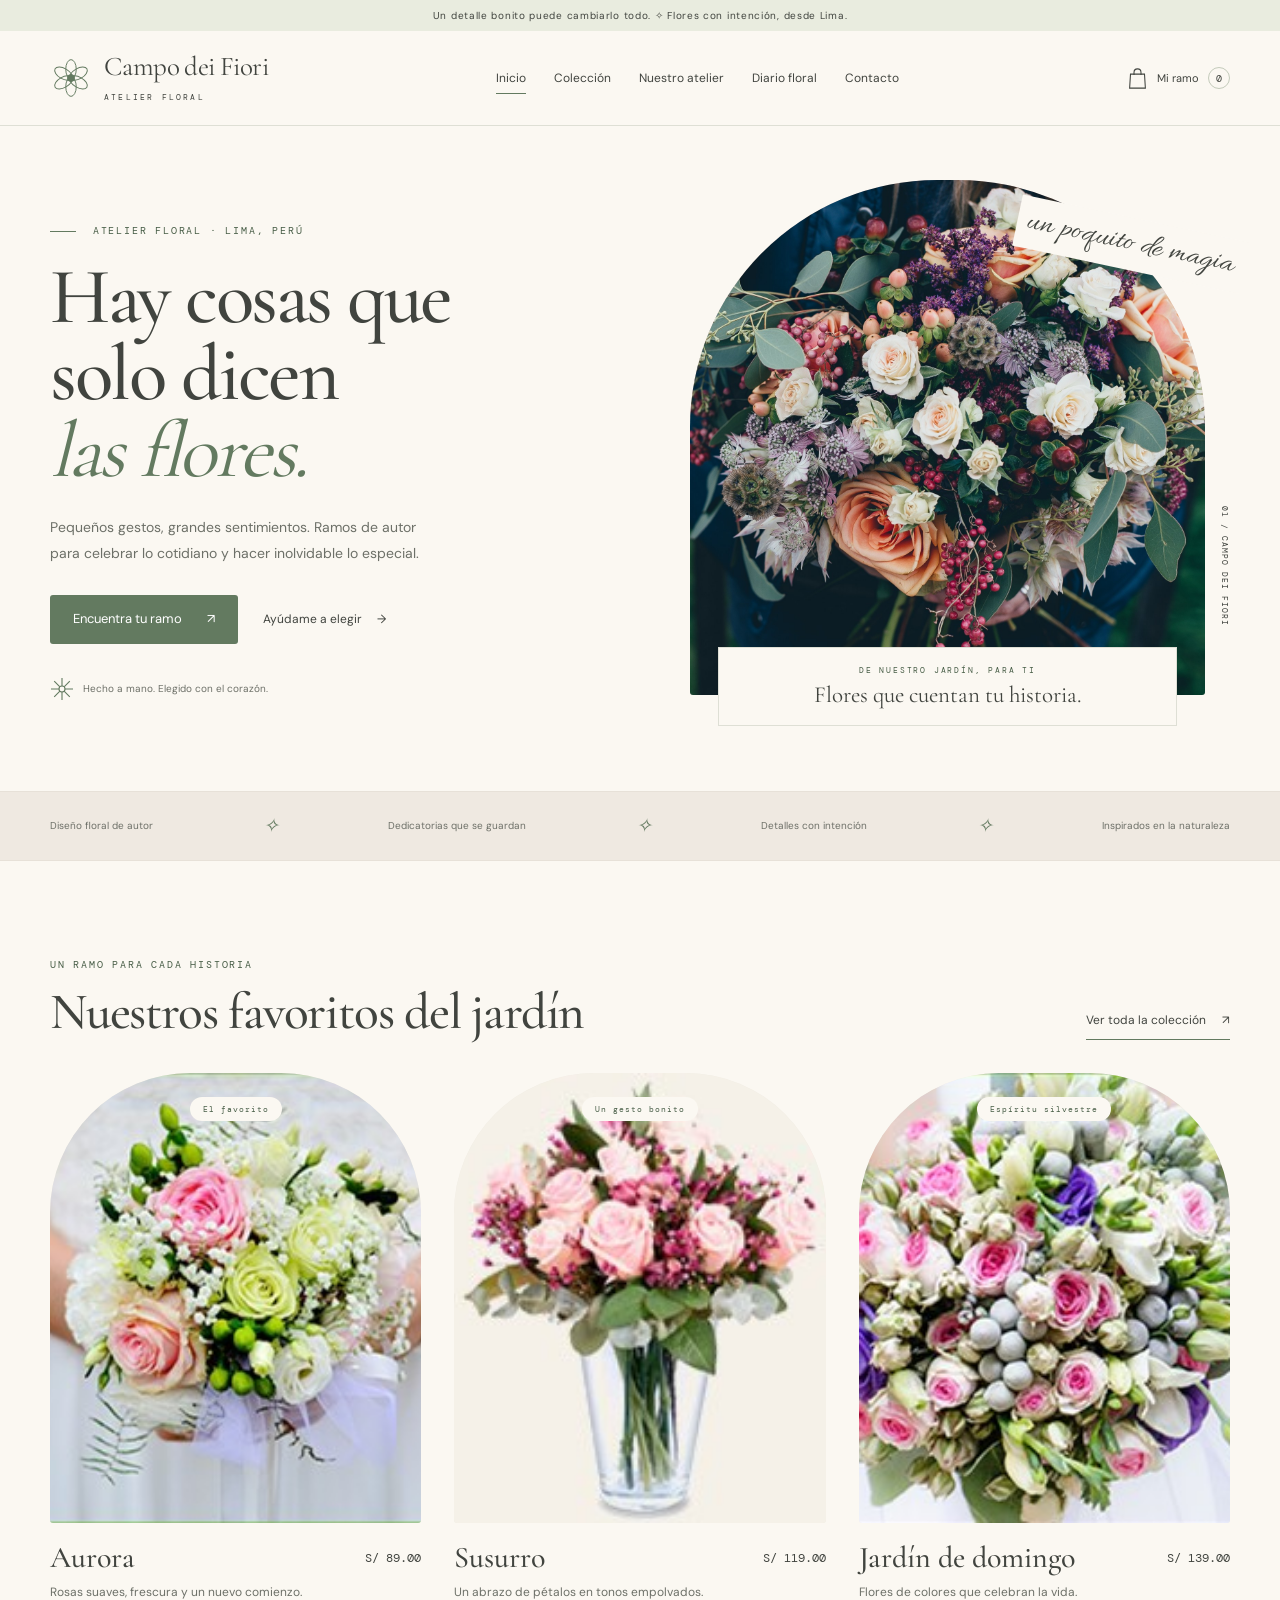
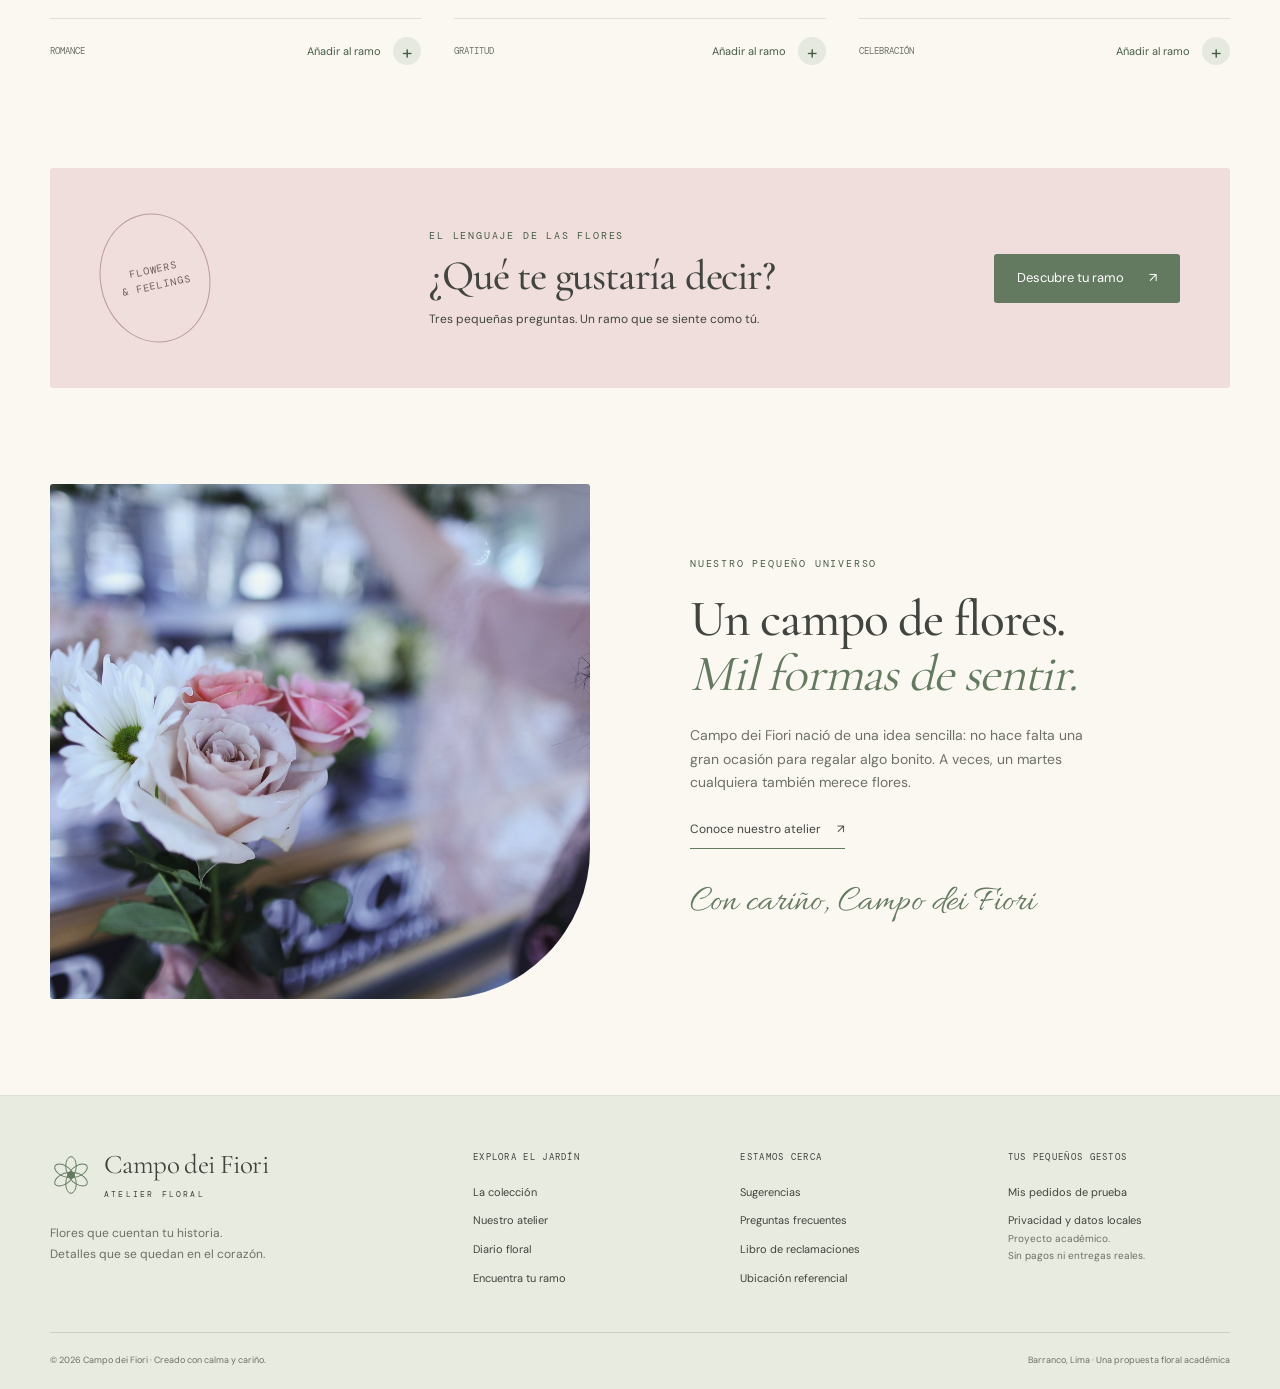
<file: index.html>
<!doctype html>
<html lang="es">
  <head>
    <meta charset="utf-8" />
    <meta name="viewport" content="width=device-width, initial-scale=1" />
    <meta
      name="description"
      content="Campo dei Fiori, atelier floral: ramos de autor, detalles con intención y una experiencia delicada. Proyecto académico de florería."
    />
    <meta name="theme-color" content="#FBF8F2" />
    <title>Flores que cuentan tu historia | Campo dei Fiori</title>
    <link rel="icon" href="assets/favicon.svg" type="image/svg+xml" />
    <link rel="stylesheet" href="style.css" />
    <script src="js/model.js" defer></script>
    <script src="js/view.js" defer></script>
    <script src="js/controller.js" defer></script>
  </head>
  <body>
    <a class="skip-link" href="#contenido">Saltar al contenido</a>
    <div id="site-header"></div>
    <main id="contenido">
      <section class="hero wrap">
        <div class="hero-copy">
          <p class="eyebrow"><span class="tiny-line"></span> ATELIER FLORAL · LIMA, PERÚ</p>
          <h1>Hay cosas que<br />solo dicen<br /><em>las flores.</em></h1>
          <p class="hero-desc">
            Pequeños gestos, grandes sentimientos. Ramos de autor para celebrar lo cotidiano y hacer
            inolvidable lo especial.
          </p>
          <div class="actions">
            <a class="button" href="coleccion.html"
              >Encuentra tu ramo <span aria-hidden="true">↗</span></a
            ><button class="text-button" data-open="quiz">
              Ayúdame a elegir <span aria-hidden="true">→</span>
            </button>
          </div>
          <div class="hero-note">
            <span class="flower-mini"
              ><svg
                viewBox="0 0 24 24"
                fill="none"
                stroke="currentColor"
                stroke-width="1.1"
                aria-hidden="true"
              >
                <path d="M12 1v22M1 12h22M4.2 4.2l15.6 15.6M4.2 19.8L19.8 4.2" />
                <circle cx="12" cy="12" r="3" fill="#FBF8F2" /></svg
            ></span>
            Hecho a mano. Elegido con el corazón.
          </div>
        </div>
        <div class="hero-art">
          <div class="hero-arch">
            <img
              src="assets/images/hero.jpg"
              alt="Ramo de flores delicadas en tonos rosa y crema"
              fetchpriority="high"
            />
          </div>
          <span class="hero-script script">un poquito de magia</span>
          <div class="image-caption">
            <span class="eyebrow">DE NUESTRO JARDÍN, PARA TI</span
            ><span>Flores que cuentan tu historia.</span>
          </div>
          <span class="art-number">01 / CAMPO DEI FIORI</span>
        </div>
      </section>
      <div class="promise-strip">
        <div class="wrap promise-inner">
          <span>Diseño floral de autor</span><i>✧</i><span>Dedicatorias que se guardan</span><i>✧</i
          ><span>Detalles con intención</span><i>✧</i><span>Inspirados en la naturaleza</span>
        </div>
      </div>
      <section class="section wrap" aria-labelledby="featured-title">
        <div class="section-heading">
          <div>
            <p class="eyebrow">UN RAMO PARA CADA HISTORIA</p>
            <h2 id="featured-title">Nuestros favoritos del jardín</h2>
          </div>
          <a class="under-link" href="coleccion.html"
            >Ver toda la colección <span aria-hidden="true">↗</span></a
          >
        </div>
        <div class="product-grid" id="featured-products"></div>
      </section>
      <section class="quiz-banner wrap">
        <div class="banner-flower">FLOWERS<br />& FEELINGS</div>
        <div>
          <p class="eyebrow">EL LENGUAJE DE LAS FLORES</p>
          <h2>¿Qué te gustaría decir?</h2>
          <p>Tres pequeñas preguntas. Un ramo que se siente como tú.</p>
        </div>
        <button class="button" data-open="quiz">
          Descubre tu ramo <span aria-hidden="true">↗</span>
        </button>
      </section>
      <section class="section wrap story-preview">
        <div class="story-image">
          <img
            src="assets/images/atelier.jpg"
            loading="lazy"
            alt="Flores seleccionadas para crear arreglos artesanales"
          />
        </div>
        <div>
          <p class="eyebrow">NUESTRO PEQUEÑO UNIVERSO</p>
          <h2>Un campo de flores.<br /><em>Mil formas de sentir.</em></h2>
          <p>
            Campo dei Fiori nació de una idea sencilla: no hace falta una gran ocasión para regalar
            algo bonito. A veces, un martes cualquiera también merece flores.
          </p>
          <a class="under-link" href="nosotros.html"
            >Conoce nuestro atelier <span aria-hidden="true">↗</span></a
          >
          <p class="script signature">Con cariño, Campo dei Fiori</p>
        </div>
      </section>
    </main>
    <div id="site-footer"></div>
    <div id="dialogs"></div>
    <div class="toast" id="toast" role="status"></div>
    <noscript
      ><p class="notice">
        Activa JavaScript para usar el catálogo, el carrito y los formularios. Puedes navegar por el
        resto del contenido.
      </p></noscript
    >
  </body>
</html>
</file>
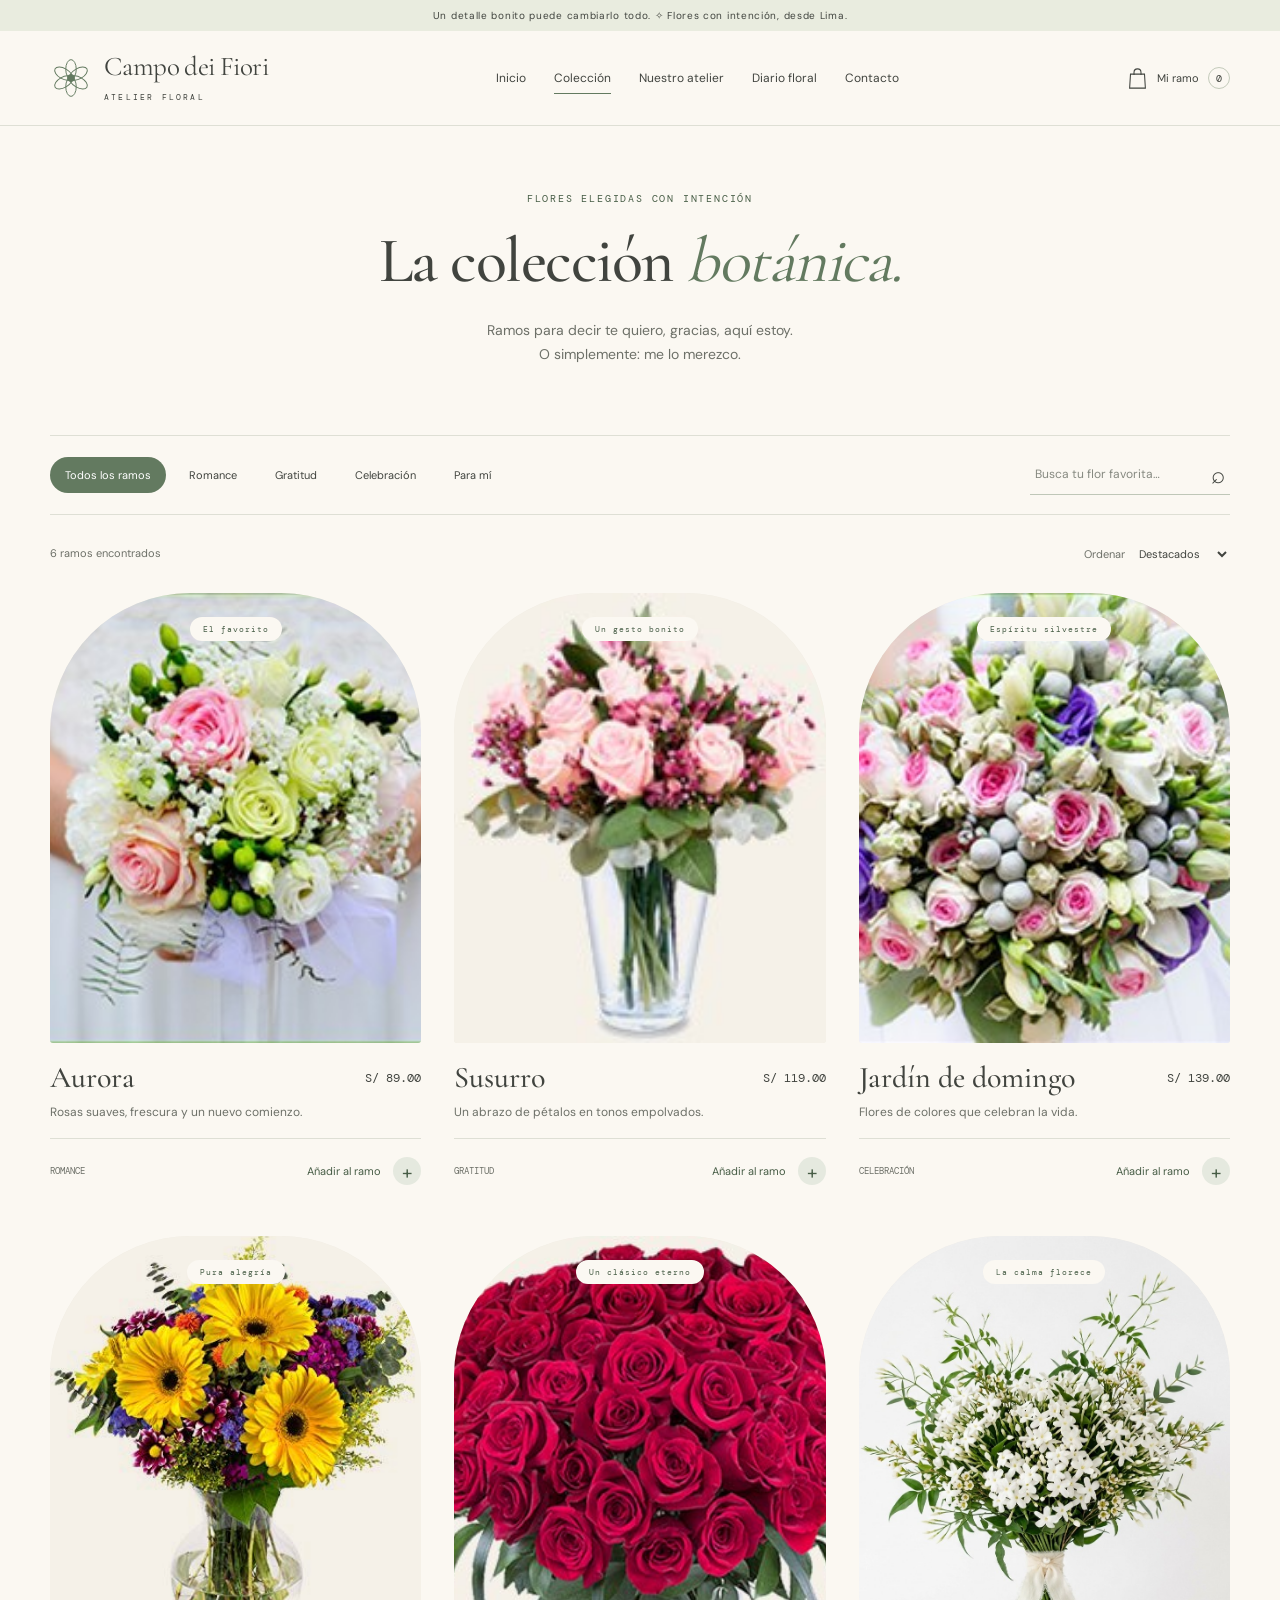
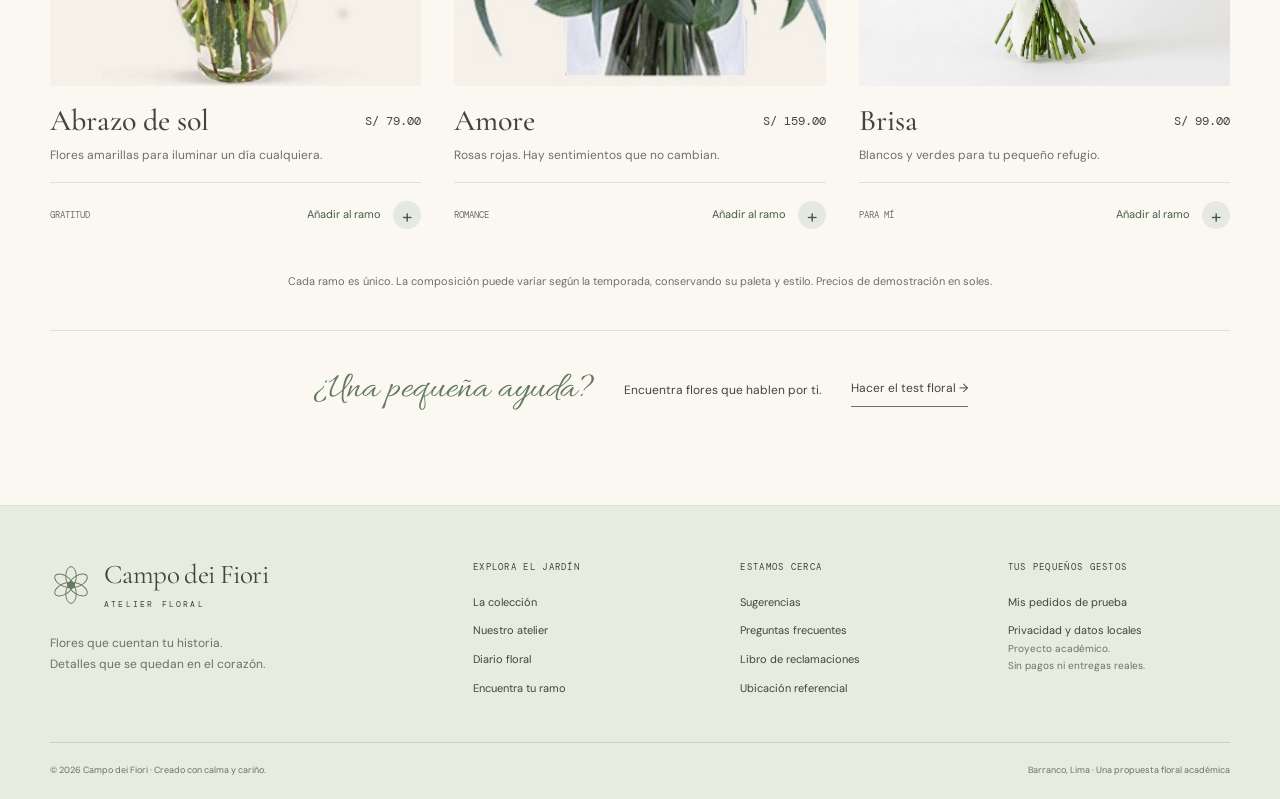
<file: coleccion.html>
<!doctype html>
<html lang="es">
  <head>
    <meta charset="utf-8" />
    <meta name="viewport" content="width=device-width, initial-scale=1" />
    <meta
      name="description"
      content="Campo dei Fiori, atelier floral: ramos de autor, detalles con intención y una experiencia delicada. Proyecto académico de florería."
    />
    <meta name="theme-color" content="#FBF8F2" />
    <title>Nuestra colección | Campo dei Fiori</title>
    <link rel="icon" href="assets/favicon.svg" type="image/svg+xml" />
    <link rel="stylesheet" href="style.css" />
    <script src="js/model.js" defer></script>
    <script src="js/view.js" defer></script>
    <script src="js/controller.js" defer></script>
  </head>
  <body>
    <a class="skip-link" href="#contenido">Saltar al contenido</a>
    <div id="site-header"></div>
    <main id="contenido">
      <section class="page-heading wrap">
        <p class="eyebrow">FLORES ELEGIDAS CON INTENCIÓN</p>
        <h1>La colección <em>botánica.</em></h1>
        <p>Ramos para decir te quiero, gracias, aquí estoy.<br />O simplemente: me lo merezco.</p>
      </section>
      <section class="wrap collection section-bottom">
        <div class="collection-toolbar">
          <div class="filter-list" role="group" aria-label="Filtrar por ocasión">
            <button class="filter active" data-filter="Todos" aria-pressed="true">
              Todos los ramos</button
            ><button class="filter" data-filter="Romance" aria-pressed="false">Romance</button
            ><button class="filter" data-filter="Gratitud" aria-pressed="false">Gratitud</button
            ><button class="filter" data-filter="Celebración" aria-pressed="false">
              Celebración</button
            ><button class="filter" data-filter="Para mí" aria-pressed="false">Para mí</button>
          </div>
          <label class="search-label"
            ><span class="sr-only">Buscar flores o ramos</span
            ><input
              id="search"
              type="search"
              placeholder="Busca tu flor favorita…"
              maxlength="80"
            /><span aria-hidden="true">⌕</span></label
          >
        </div>
        <div class="results-bar">
          <span id="result-count" role="status"></span
          ><label
            >Ordenar
            <select id="sort">
              <option value="featured">Destacados</option>
              <option value="low">Menor precio</option>
              <option value="high">Mayor precio</option>
            </select></label
          >
        </div>
        <div class="product-grid" id="catalog"></div>
        <p class="catalog-note">
          Cada ramo es único. La composición puede variar según la temporada, conservando su paleta
          y estilo. Precios de demostración en soles.
        </p>
        <div class="mini-quiz">
          <span class="script">¿Una pequeña ayuda?</span>
          <p>Encuentra flores que hablen por ti.</p>
          <button class="under-link" data-open="quiz">Hacer el test floral →</button>
        </div>
      </section>
    </main>
    <div id="site-footer"></div>
    <div id="dialogs"></div>
    <div class="toast" id="toast" role="status"></div>
    <noscript
      ><p class="notice">
        Activa JavaScript para usar el catálogo, el carrito y los formularios. Puedes navegar por el
        resto del contenido.
      </p></noscript
    >
  </body>
</html>
</file>
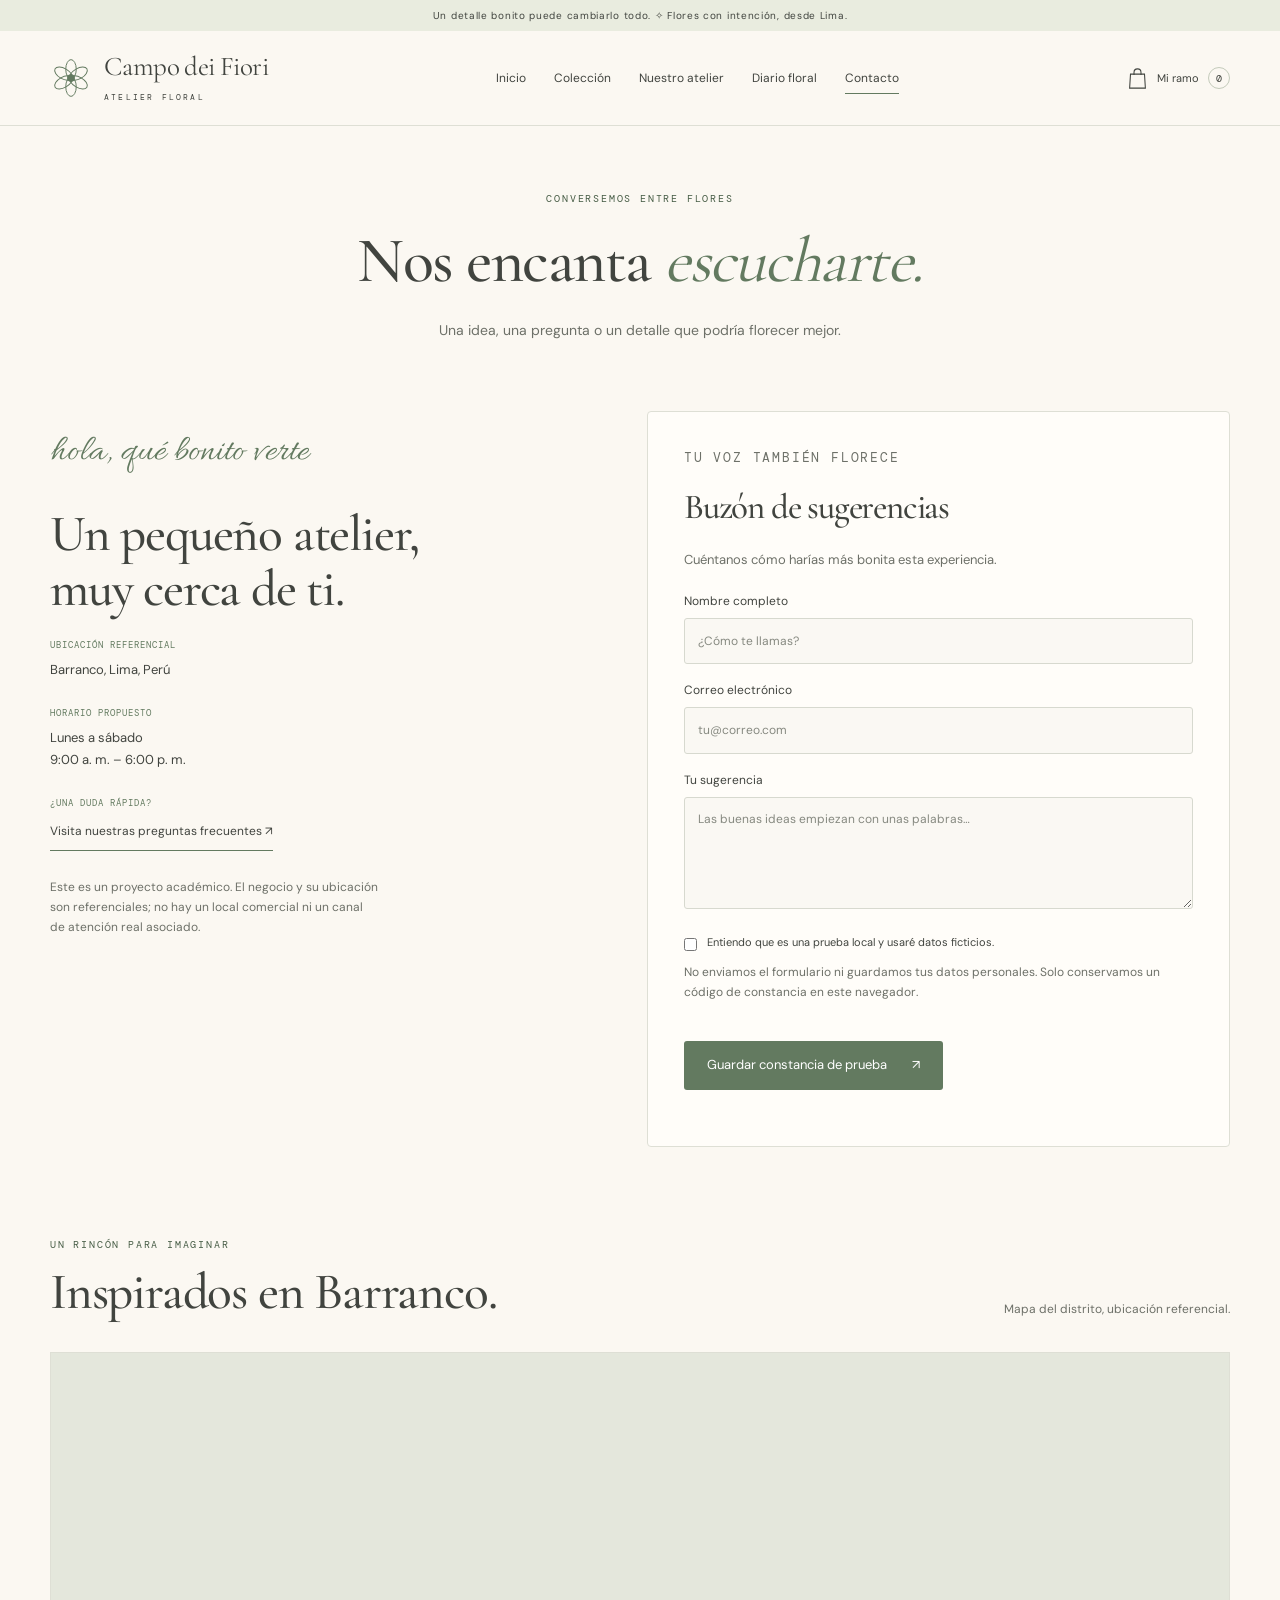
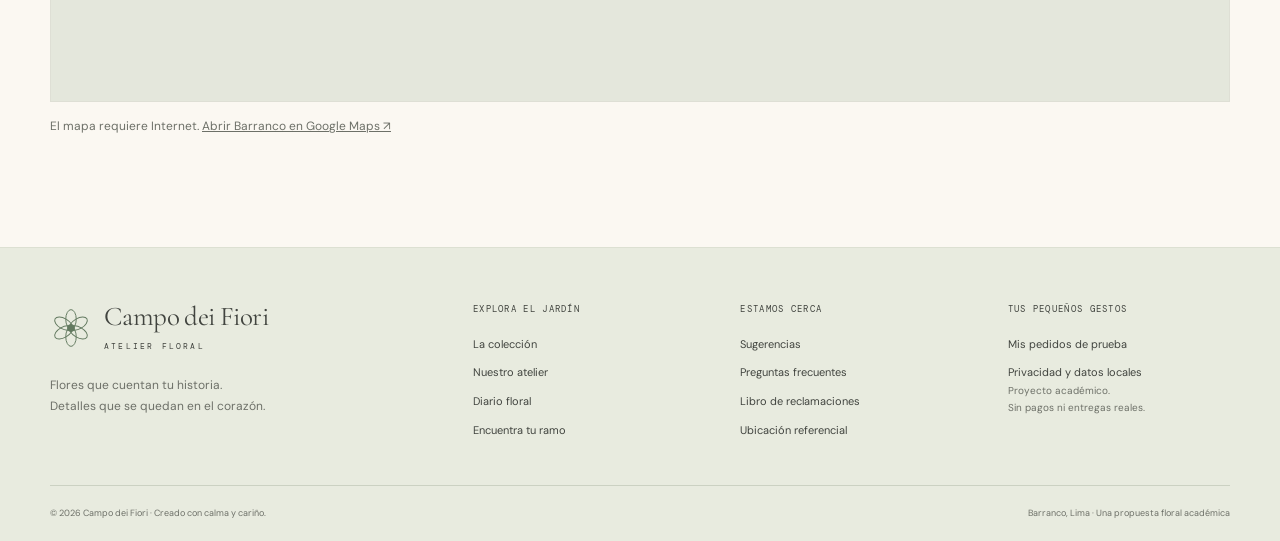
<file: contacto.html>
<!doctype html>
<html lang="es">
  <head>
    <meta charset="utf-8" />
    <meta name="viewport" content="width=device-width, initial-scale=1" />
    <meta
      name="description"
      content="Campo dei Fiori, atelier floral: ramos de autor, detalles con intención y una experiencia delicada. Proyecto académico de florería."
    />
    <meta name="theme-color" content="#FBF8F2" />
    <title>Contacto y sugerencias | Campo dei Fiori</title>
    <link rel="icon" href="assets/favicon.svg" type="image/svg+xml" />
    <link rel="stylesheet" href="style.css" />
    <script src="js/model.js" defer></script>
    <script src="js/view.js" defer></script>
    <script src="js/controller.js" defer></script>
  </head>
  <body>
    <a class="skip-link" href="#contenido">Saltar al contenido</a>
    <div id="site-header"></div>
    <main id="contenido">
      <section class="page-heading wrap">
        <p class="eyebrow">CONVERSEMOS ENTRE FLORES</p>
        <h1>Nos encanta <em>escucharte.</em></h1>
        <p>Una idea, una pregunta o un detalle que podría florecer mejor.</p>
      </section>
      <section class="wrap contact-grid section-bottom">
        <aside class="contact-info">
          <span class="script">hola, qué bonito verte</span>
          <h2>Un pequeño atelier,<br />muy cerca de ti.</h2>
          <dl>
            <dt>UBICACIÓN REFERENCIAL</dt>
            <dd>Barranco, Lima, Perú</dd>
            <dt>HORARIO PROPUESTO</dt>
            <dd>Lunes a sábado<br />9:00 a. m. – 6:00 p. m.</dd>
            <dt>¿UNA DUDA RÁPIDA?</dt>
            <dd>
              <a class="under-link" href="experiencia.html#preguntas"
                >Visita nuestras preguntas frecuentes ↗</a
              >
            </dd>
          </dl>
          <p class="small-note">
            Este es un proyecto académico. El negocio y su ubicación son referenciales; no hay un
            local comercial ni un canal de atención real asociado.
          </p>
        </aside>
        <div class="form-card" id="sugerencias">
          <p class="eyebrow">TU VOZ TAMBIÉN FLORECE</p>
          <h2>Buzón de sugerencias</h2>
          <p>Cuéntanos cómo harías más bonita esta experiencia.</p>
          <form id="suggestion-form">
            <label for="suggestion-name">Nombre completo</label
            ><input
              id="suggestion-name"
              name="nombre"
              required
              minlength="3"
              maxlength="80"
              autocomplete="name"
              placeholder="¿Cómo te llamas?"
            /><label for="suggestion-email">Correo electrónico</label
            ><input
              id="suggestion-email"
              name="correo"
              type="email"
              required
              maxlength="120"
              autocomplete="email"
              placeholder="tu@correo.com"
            /><label for="suggestion-text">Tu sugerencia</label
            ><textarea
              id="suggestion-text"
              name="mensaje"
              rows="4"
              required
              minlength="10"
              maxlength="1000"
              placeholder="Las buenas ideas empiezan con unas palabras…"
            ></textarea
            ><label class="checkbox-label"
              ><input type="checkbox" required />Entiendo que es una prueba local y usaré datos
              ficticios.</label
            >
            <p class="small-note">
              No enviamos el formulario ni guardamos tus datos personales. Solo conservamos un
              código de constancia en este navegador.
            </p>
            <button class="button" type="submit">
              Guardar constancia de prueba <span aria-hidden="true">↗</span>
            </button>
            <p class="form-result" id="suggestion-result" role="status"></p>
          </form>
        </div>
      </section>
      <section class="wrap map-section section-bottom" id="ubicacion">
        <div class="section-heading">
          <div>
            <p class="eyebrow">UN RINCÓN PARA IMAGINAR</p>
            <h2>Inspirados en Barranco.</h2>
          </div>
          <span class="small-note">Mapa del distrito, ubicación referencial.</span>
        </div>
        <div class="map-frame">
          <iframe
            title="Mapa referencial del distrito de Barranco, Lima"
            src="https://maps.google.com/maps?q=Barranco%2C%20Lima%2C%20Peru&amp;z=14&amp;output=embed"
            loading="lazy"
            referrerpolicy="strict-origin-when-cross-origin"
            allowfullscreen
          ></iframe>
        </div>
        <p class="small-note">
          El mapa requiere Internet.
          <a
            href="https://www.google.com/maps/search/?api=1&amp;query=Barranco+Lima+Peru"
            target="_blank"
            rel="noopener noreferrer"
            >Abrir Barranco en Google Maps ↗</a
          >
        </p>
      </section>
    </main>
    <div id="site-footer"></div>
    <div id="dialogs"></div>
    <div class="toast" id="toast" role="status"></div>
    <noscript
      ><p class="notice">
        Activa JavaScript para usar el catálogo, el carrito y los formularios. Puedes navegar por el
        resto del contenido.
      </p></noscript
    >
  </body>
</html>
</file>
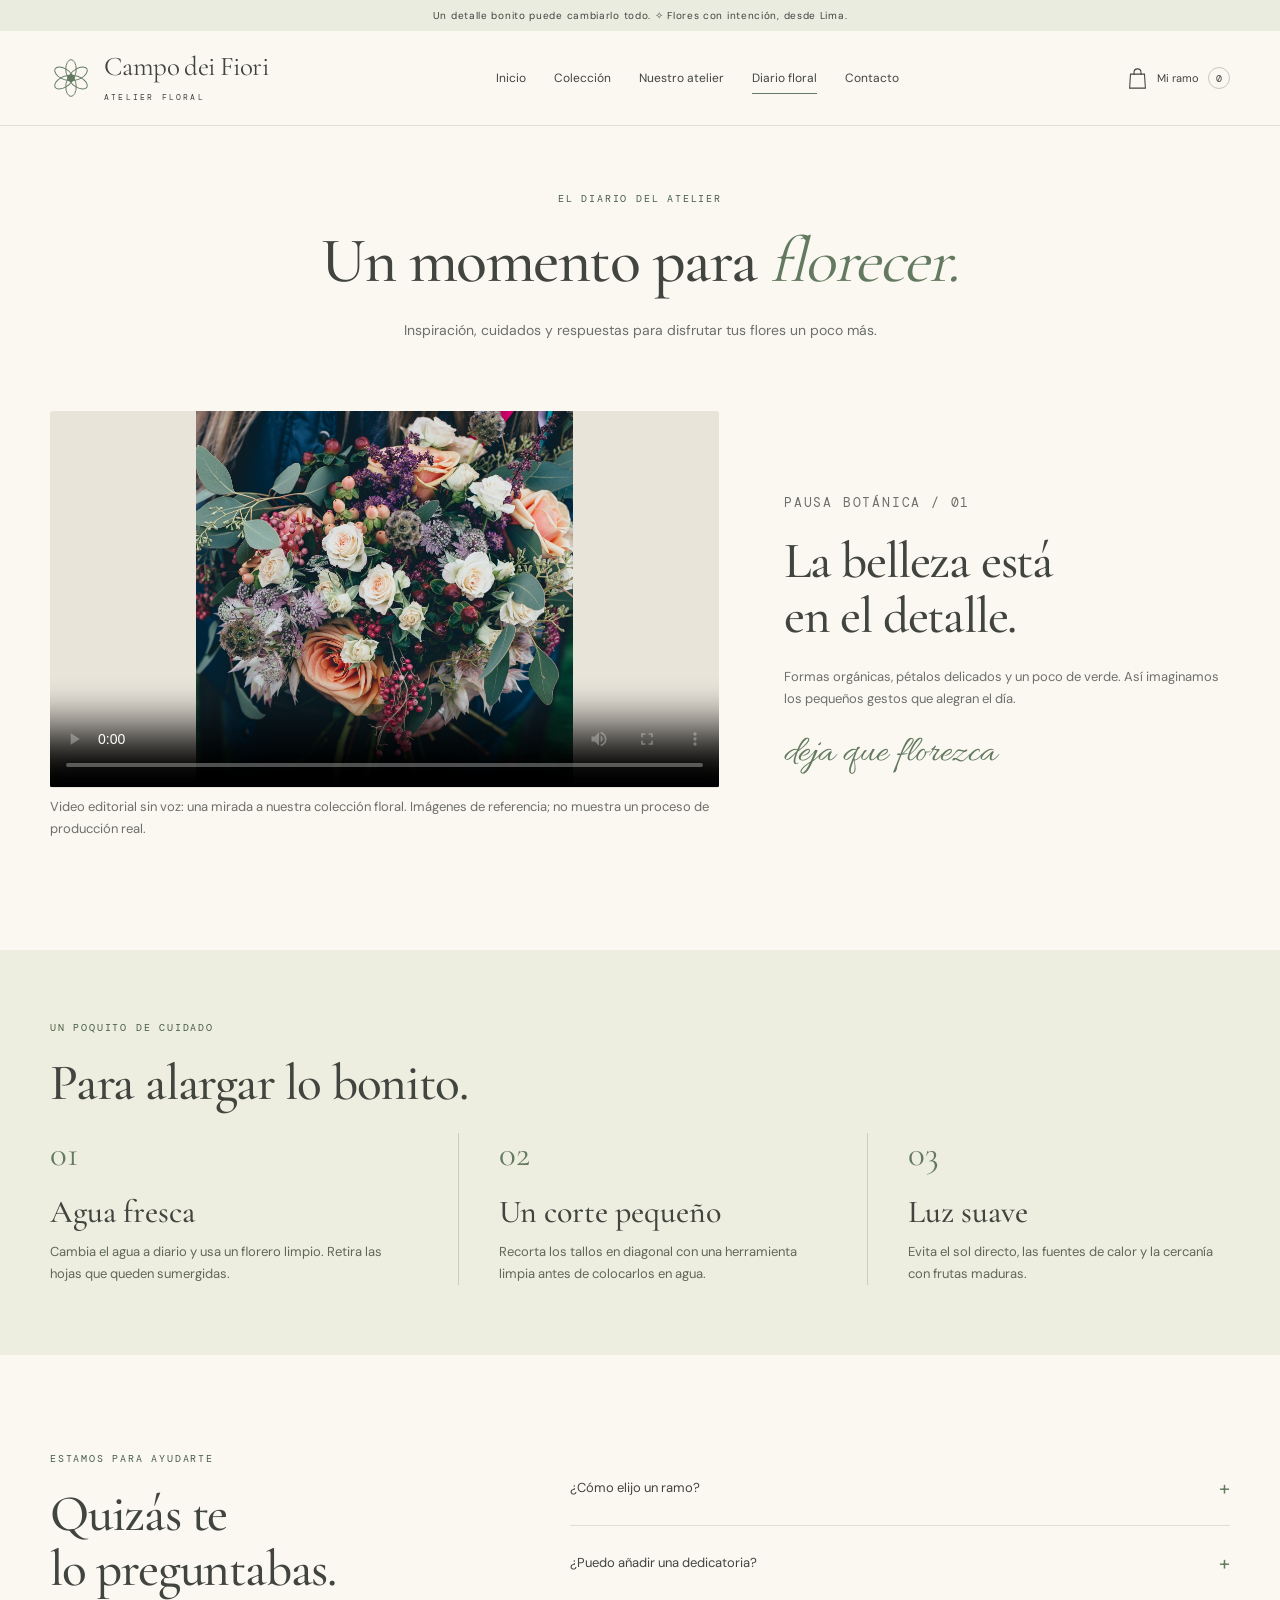
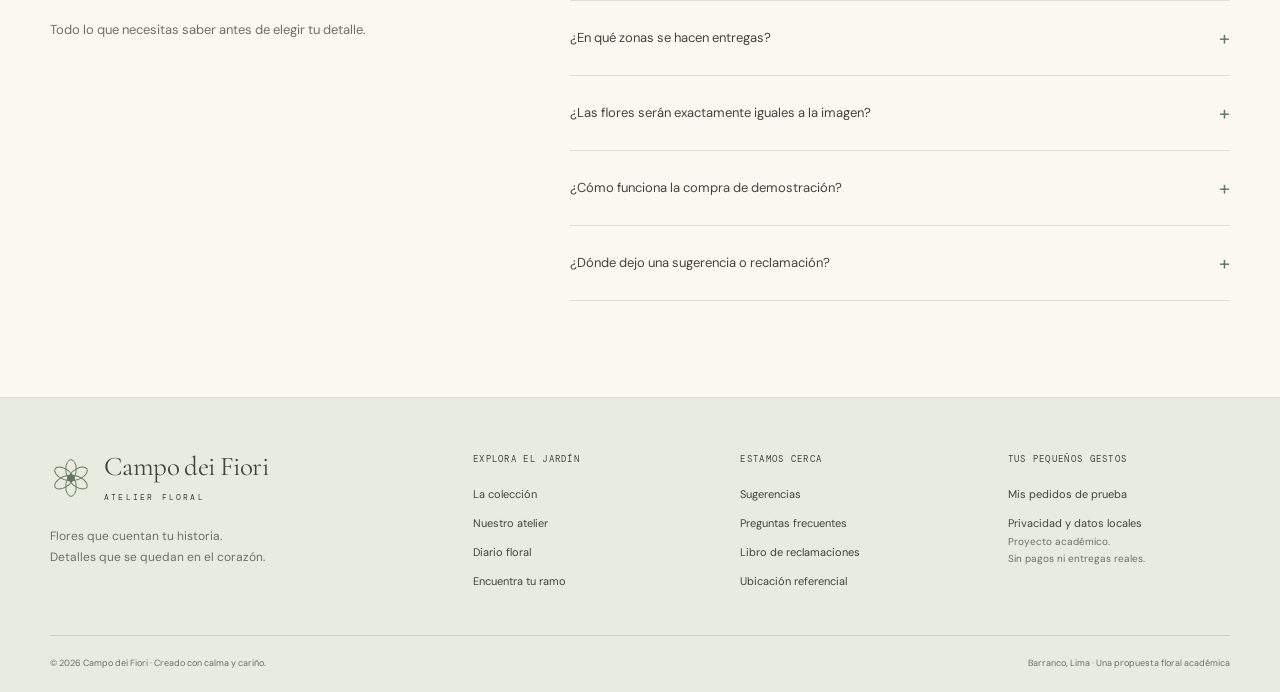
<file: experiencia.html>
<!doctype html>
<html lang="es">
  <head>
    <meta charset="utf-8" />
    <meta name="viewport" content="width=device-width, initial-scale=1" />
    <meta
      name="description"
      content="Campo dei Fiori, atelier floral: ramos de autor, detalles con intención y una experiencia delicada. Proyecto académico de florería."
    />
    <meta name="theme-color" content="#FBF8F2" />
    <title>Diario floral y preguntas frecuentes | Campo dei Fiori</title>
    <link rel="icon" href="assets/favicon.svg" type="image/svg+xml" />
    <link rel="stylesheet" href="style.css" />
    <script src="js/model.js" defer></script>
    <script src="js/view.js" defer></script>
    <script src="js/controller.js" defer></script>
  </head>
  <body>
    <a class="skip-link" href="#contenido">Saltar al contenido</a>
    <div id="site-header"></div>
    <main id="contenido">
      <section class="page-heading wrap">
        <p class="eyebrow">EL DIARIO DEL ATELIER</p>
        <h1>Un momento para <em>florecer.</em></h1>
        <p>Inspiración, cuidados y respuestas para disfrutar tus flores un poco más.</p>
      </section>
      <section class="wrap editorial-video section-bottom">
        <div>
          <video
            controls
            playsinline
            preload="metadata"
            poster="assets/video/poster.jpg"
            aria-label="Video editorial de la colección Campo dei Fiori"
          >
            <source src="assets/video/coleccion.mp4" type="video/mp4" />
            <track
              kind="captions"
              src="assets/video/coleccion.vtt"
              srclang="es"
              label="Español"
              default
            />
            Tu navegador no reproduce este video.
          </video>
          <p class="small-note">
            Video editorial sin voz: una mirada a nuestra colección floral. Imágenes de referencia;
            no muestra un proceso de producción real.
          </p>
        </div>
        <div>
          <p class="eyebrow">PAUSA BOTÁNICA / 01</p>
          <h2>La belleza está<br />en el detalle.</h2>
          <p>
            Formas orgánicas, pétalos delicados y un poco de verde. Así imaginamos los pequeños
            gestos que alegran el día.
          </p>
          <span class="script">deja que florezca</span>
        </div>
      </section>
      <section class="care-section">
        <div class="wrap">
          <p class="eyebrow">UN POQUITO DE CUIDADO</p>
          <h2>Para alargar lo bonito.</h2>
          <div class="values-grid">
            <article>
              <span class="step-number">01</span>
              <h3>Agua fresca</h3>
              <p>
                Cambia el agua a diario y usa un florero limpio. Retira las hojas que queden
                sumergidas.
              </p>
            </article>
            <article>
              <span class="step-number">02</span>
              <h3>Un corte pequeño</h3>
              <p>
                Recorta los tallos en diagonal con una herramienta limpia antes de colocarlos en
                agua.
              </p>
            </article>
            <article>
              <span class="step-number">03</span>
              <h3>Luz suave</h3>
              <p>Evita el sol directo, las fuentes de calor y la cercanía con frutas maduras.</p>
            </article>
          </div>
        </div>
      </section>
      <section class="section wrap faq" id="preguntas">
        <div>
          <p class="eyebrow">ESTAMOS PARA AYUDARTE</p>
          <h2>Quizás te<br />lo preguntabas.</h2>
          <p>Todo lo que necesitas saber antes de elegir tu detalle.</p>
        </div>
        <div class="faq-list">
          <details>
            <summary>¿Cómo elijo un ramo?<span aria-hidden="true">+</span></summary>
            <p>
              Puedes filtrar la colección por ocasión o hacer nuestro test floral. Cada ficha
              muestra composición, intención y precio.
            </p>
          </details>
          <details>
            <summary>¿Puedo añadir una dedicatoria?<span aria-hidden="true">+</span></summary>
            <p>
              Sí. En el resumen de tu pedido puedes escribir hasta 180 caracteres y ver cómo quedará
              tu tarjeta.
            </p>
          </details>
          <details>
            <summary>¿En qué zonas se hacen entregas?<span aria-hidden="true">+</span></summary>
            <p>
              En esta demostración se simulan entregas en Barranco, Miraflores, Surco y San Borja
              por S/ 15. También puedes elegir recojo sin costo. No se coordinan entregas reales.
            </p>
          </details>
          <details>
            <summary>
              ¿Las flores serán exactamente iguales a la imagen?<span aria-hidden="true">+</span>
            </summary>
            <p>
              Las fotos son referenciales. En una tienda real, la disponibilidad estacional puede
              cambiar algunas flores manteniendo la intención y paleta del arreglo.
            </p>
          </details>
          <details>
            <summary>
              ¿Cómo funciona la compra de demostración?<span aria-hidden="true">+</span>
            </summary>
            <p>
              El carrito y el resumen no realizan pagos. Los pedidos de prueba se guardan en este
              navegador, sin datos personales ni envío al atelier. Puedes borrarlos desde Mis
              pedidos.
            </p>
          </details>
          <details>
            <summary>
              ¿Dónde dejo una sugerencia o reclamación?<span aria-hidden="true">+</span>
            </summary>
            <p>
              En Contacto puedes dejar una sugerencia de prueba. En el pie de página está el Libro
              de reclamaciones de demostración; no registra reclamaciones reales.
            </p>
          </details>
        </div>
      </section>
    </main>
    <div id="site-footer"></div>
    <div id="dialogs"></div>
    <div class="toast" id="toast" role="status"></div>
    <noscript
      ><p class="notice">
        Activa JavaScript para usar el catálogo, el carrito y los formularios. Puedes navegar por el
        resto del contenido.
      </p></noscript
    >
  </body>
</html>
</file>
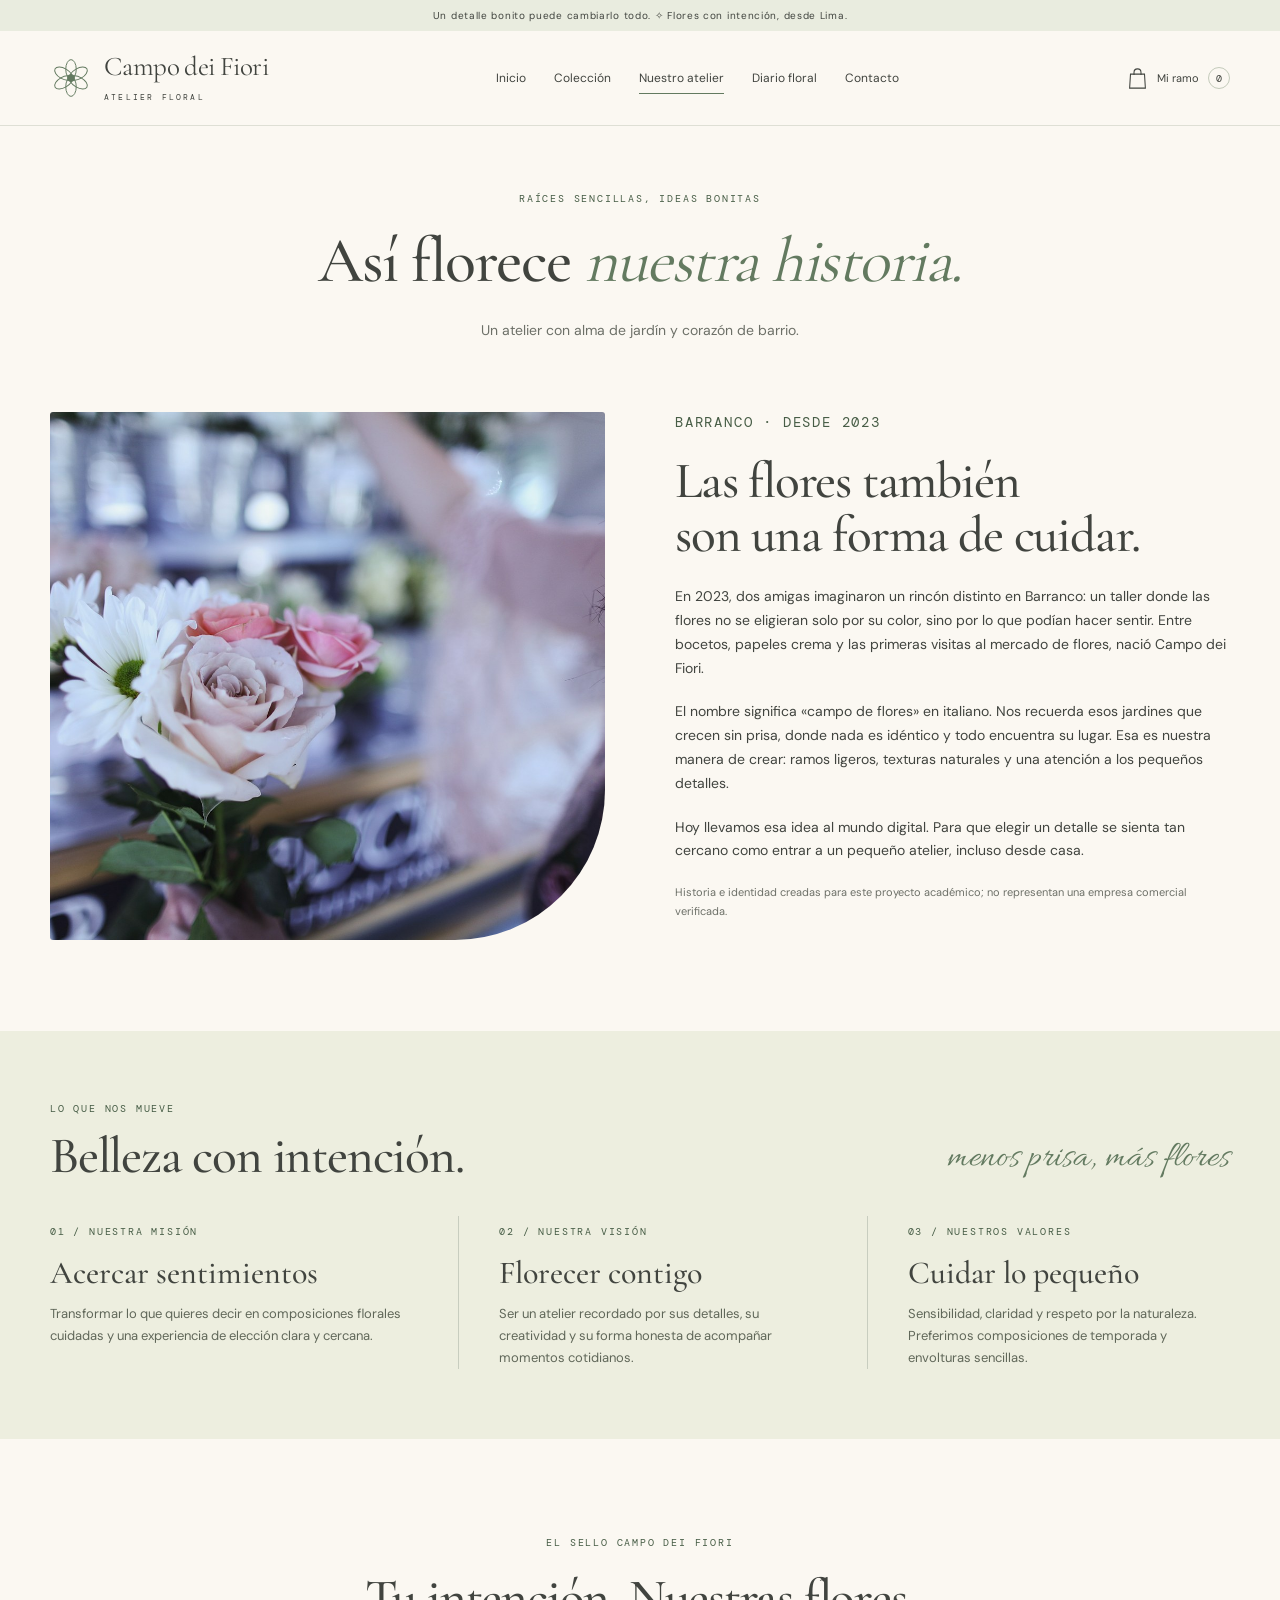
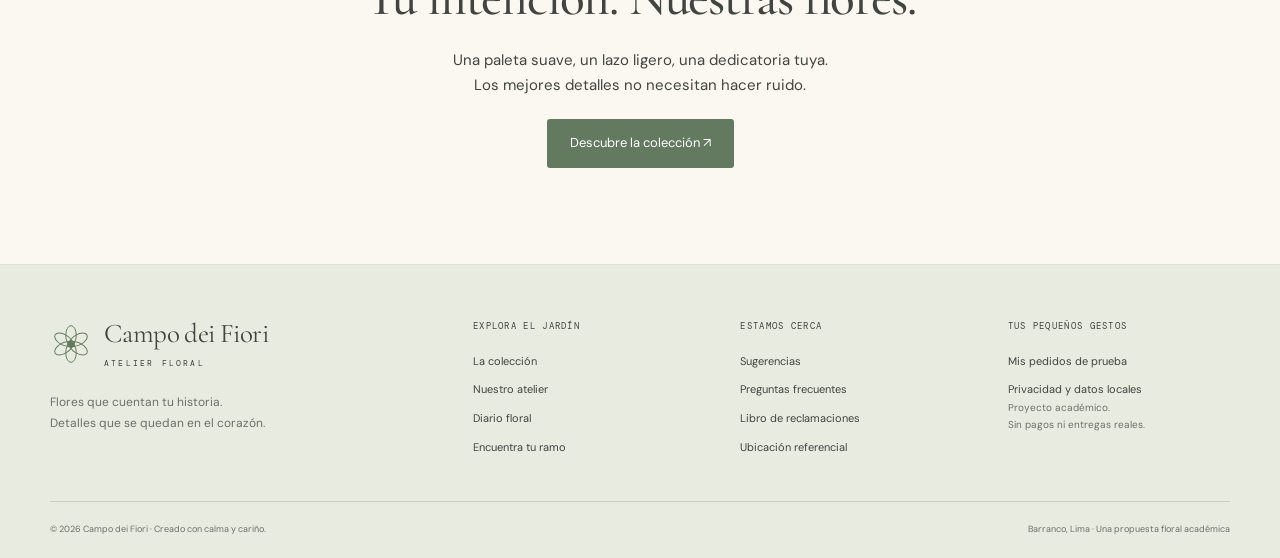
<file: nosotros.html>
<!doctype html>
<html lang="es">
  <head>
    <meta charset="utf-8" />
    <meta name="viewport" content="width=device-width, initial-scale=1" />
    <meta
      name="description"
      content="Campo dei Fiori, atelier floral: ramos de autor, detalles con intención y una experiencia delicada. Proyecto académico de florería."
    />
    <meta name="theme-color" content="#FBF8F2" />
    <title>Nuestro atelier | Campo dei Fiori</title>
    <link rel="icon" href="assets/favicon.svg" type="image/svg+xml" />
    <link rel="stylesheet" href="style.css" />
    <script src="js/model.js" defer></script>
    <script src="js/view.js" defer></script>
    <script src="js/controller.js" defer></script>
  </head>
  <body>
    <a class="skip-link" href="#contenido">Saltar al contenido</a>
    <div id="site-header"></div>
    <main id="contenido">
      <section class="page-heading wrap">
        <p class="eyebrow">RAÍCES SENCILLAS, IDEAS BONITAS</p>
        <h1>Así florece <em>nuestra historia.</em></h1>
        <p>Un atelier con alma de jardín y corazón de barrio.</p>
      </section>
      <section class="wrap story-full section-bottom">
        <div class="story-image">
          <img src="assets/images/atelier.jpg" alt="Composición floral natural del atelier" />
        </div>
        <div>
          <p class="eyebrow">BARRANCO · DESDE 2023</p>
          <h2>Las flores también<br />son una forma de cuidar.</h2>
          <p>
            En 2023, dos amigas imaginaron un rincón distinto en Barranco: un taller donde las
            flores no se eligieran solo por su color, sino por lo que podían hacer sentir. Entre
            bocetos, papeles crema y las primeras visitas al mercado de flores, nació Campo dei
            Fiori.
          </p>
          <p>
            El nombre significa «campo de flores» en italiano. Nos recuerda esos jardines que crecen
            sin prisa, donde nada es idéntico y todo encuentra su lugar. Esa es nuestra manera de
            crear: ramos ligeros, texturas naturales y una atención a los pequeños detalles.
          </p>
          <p>
            Hoy llevamos esa idea al mundo digital. Para que elegir un detalle se sienta tan cercano
            como entrar a un pequeño atelier, incluso desde casa.
          </p>
          <p class="small-note">
            Historia e identidad creadas para este proyecto académico; no representan una empresa
            comercial verificada.
          </p>
        </div>
      </section>
      <section class="values-section">
        <div class="wrap">
          <div class="section-heading">
            <div>
              <p class="eyebrow">LO QUE NOS MUEVE</p>
              <h2>Belleza con intención.</h2>
            </div>
            <span class="script">menos prisa, más flores</span>
          </div>
          <div class="values-grid">
            <article>
              <span class="eyebrow">01 / NUESTRA MISIÓN</span>
              <h3>Acercar sentimientos</h3>
              <p>
                Transformar lo que quieres decir en composiciones florales cuidadas y una
                experiencia de elección clara y cercana.
              </p>
            </article>
            <article>
              <span class="eyebrow">02 / NUESTRA VISIÓN</span>
              <h3>Florecer contigo</h3>
              <p>
                Ser un atelier recordado por sus detalles, su creatividad y su forma honesta de
                acompañar momentos cotidianos.
              </p>
            </article>
            <article>
              <span class="eyebrow">03 / NUESTROS VALORES</span>
              <h3>Cuidar lo pequeño</h3>
              <p>
                Sensibilidad, claridad y respeto por la naturaleza. Preferimos composiciones de
                temporada y envolturas sencillas.
              </p>
            </article>
          </div>
        </div>
      </section>
      <section class="section wrap centered">
        <p class="eyebrow">EL SELLO CAMPO DEI FIORI</p>
        <h2>Tu intención. Nuestras flores.</h2>
        <p>
          Una paleta suave, un lazo ligero, una dedicatoria tuya.<br />Los mejores detalles no
          necesitan hacer ruido.
        </p>
        <a class="button" href="coleccion.html">Descubre la colección ↗</a>
      </section>
    </main>
    <div id="site-footer"></div>
    <div id="dialogs"></div>
    <div class="toast" id="toast" role="status"></div>
    <noscript
      ><p class="notice">
        Activa JavaScript para usar el catálogo, el carrito y los formularios. Puedes navegar por el
        resto del contenido.
      </p></noscript
    >
  </body>
</html>
</file>
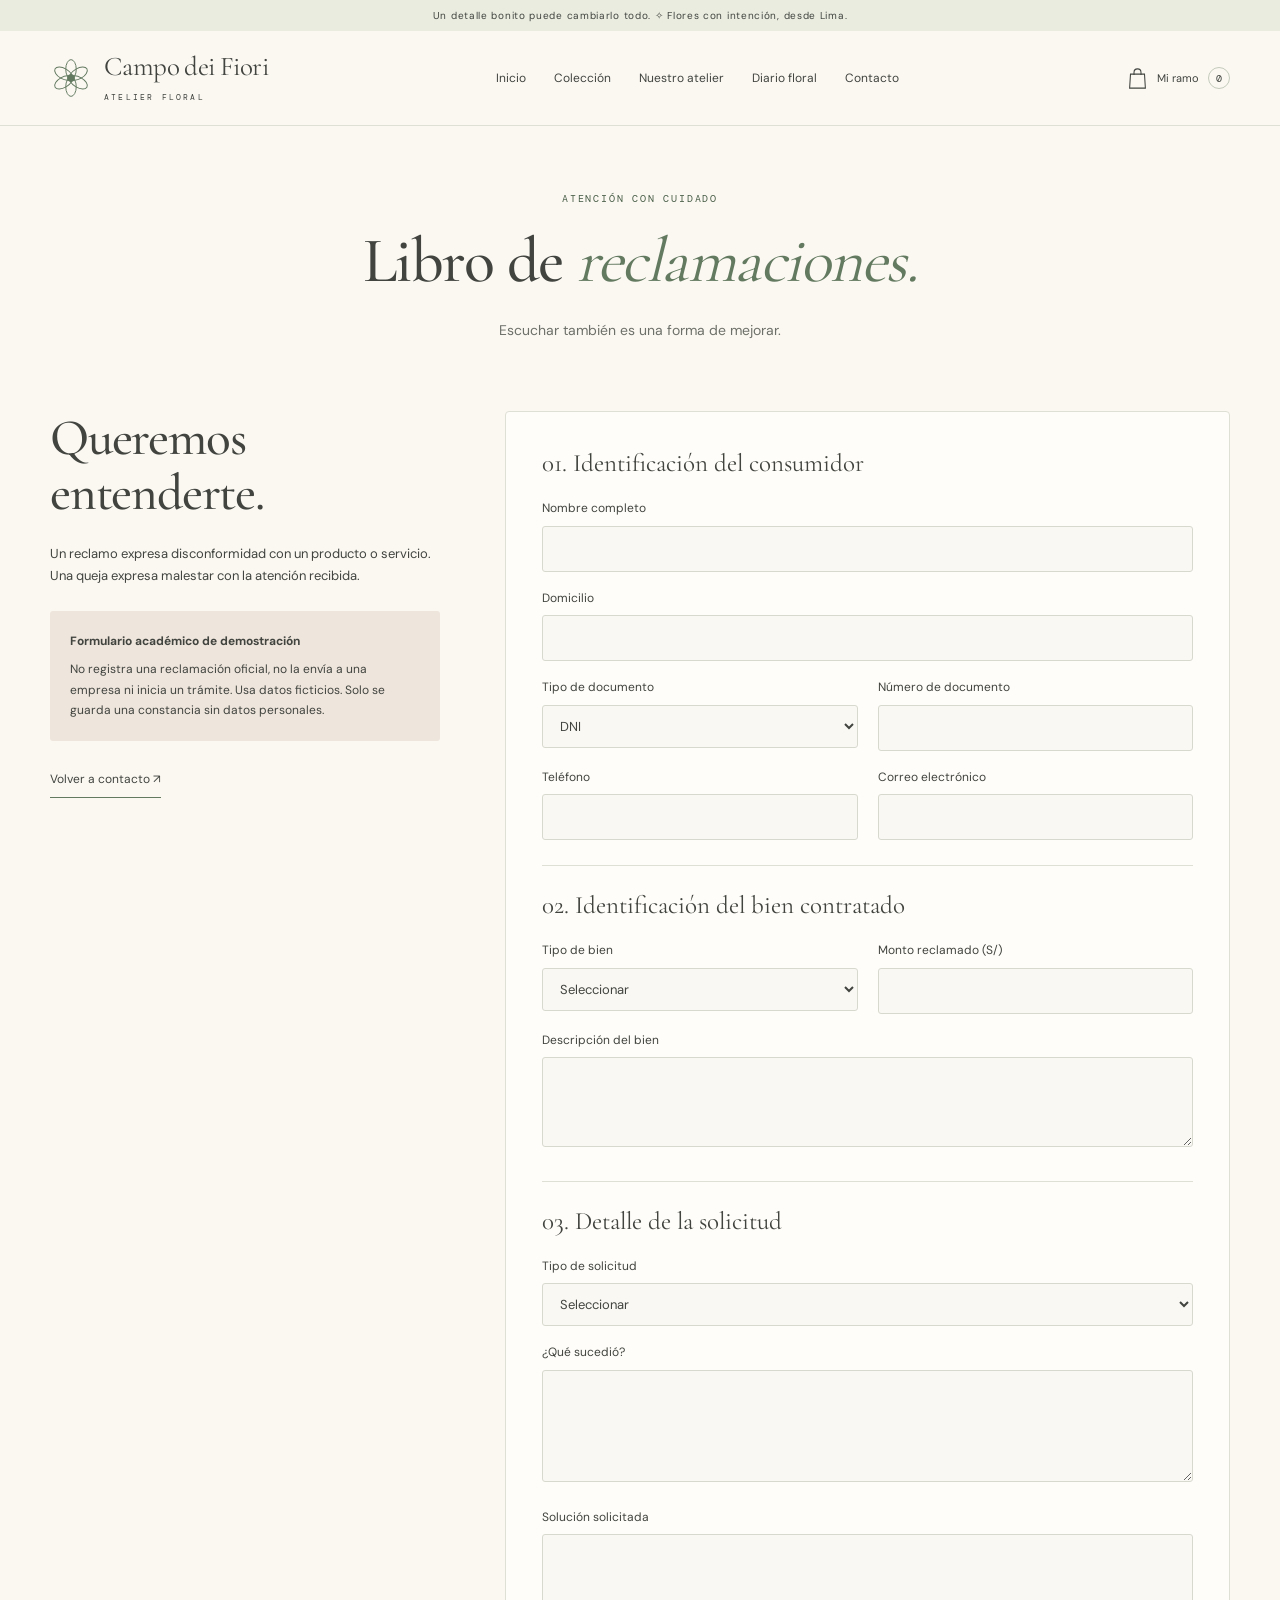
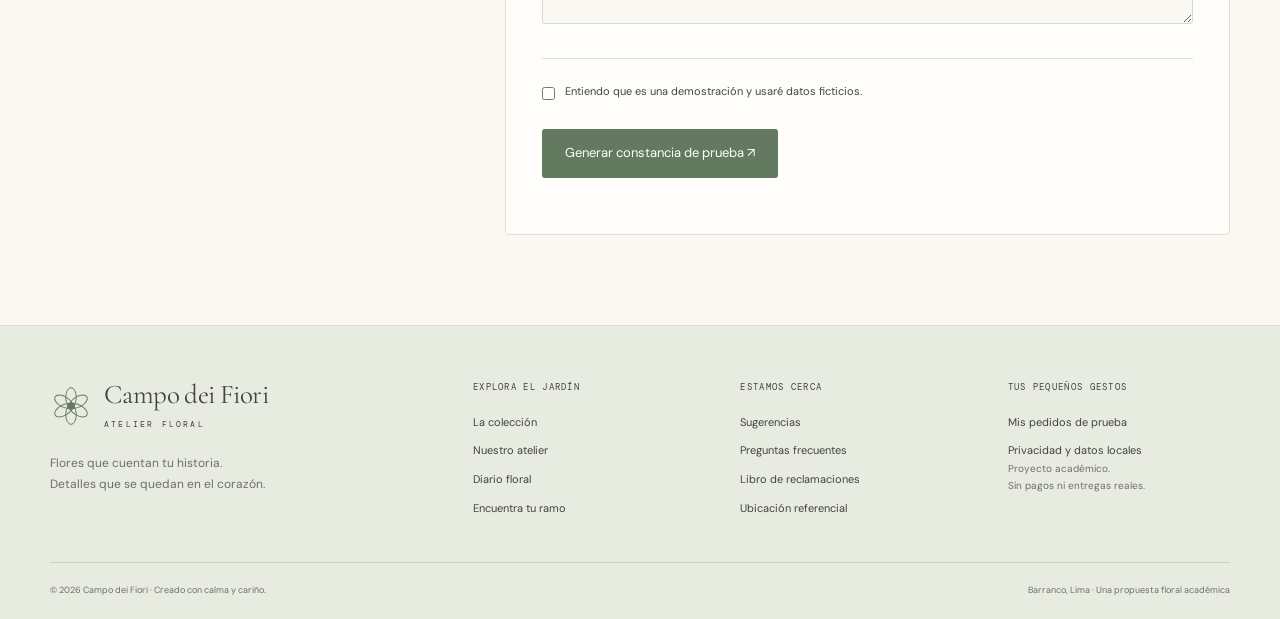
<file: reclamaciones.html>
<!doctype html>
<html lang="es">
  <head>
    <meta charset="utf-8" />
    <meta name="viewport" content="width=device-width, initial-scale=1" />
    <meta
      name="description"
      content="Campo dei Fiori, atelier floral: ramos de autor, detalles con intención y una experiencia delicada. Proyecto académico de florería."
    />
    <meta name="theme-color" content="#FBF8F2" />
    <title>Libro de reclamaciones | Campo dei Fiori</title>
    <link rel="icon" href="assets/favicon.svg" type="image/svg+xml" />
    <link rel="stylesheet" href="style.css" />
    <script src="js/model.js" defer></script>
    <script src="js/view.js" defer></script>
    <script src="js/controller.js" defer></script>
  </head>
  <body>
    <a class="skip-link" href="#contenido">Saltar al contenido</a>
    <div id="site-header"></div>
    <main id="contenido">
      <section class="page-heading wrap">
        <p class="eyebrow">ATENCIÓN CON CUIDADO</p>
        <h1>Libro de <em>reclamaciones.</em></h1>
        <p>Escuchar también es una forma de mejorar.</p>
      </section>
      <section class="wrap claim-layout section-bottom">
        <aside>
          <h2>Queremos entenderte.</h2>
          <p>
            Un reclamo expresa disconformidad con un producto o servicio. Una queja expresa malestar
            con la atención recibida.
          </p>
          <div class="notice">
            <strong>Formulario académico de demostración</strong>
            <p>
              No registra una reclamación oficial, no la envía a una empresa ni inicia un trámite.
              Usa datos ficticios. Solo se guarda una constancia sin datos personales.
            </p>
          </div>
          <a class="under-link" href="contacto.html">Volver a contacto ↗</a>
        </aside>
        <form id="claim-form" class="form-card">
          <fieldset>
            <legend>01. Identificación del consumidor</legend>
            <div class="form-grid">
              <div class="full">
                <label for="claim-name">Nombre completo</label
                ><input
                  id="claim-name"
                  name="nombre"
                  required
                  minlength="3"
                  maxlength="100"
                  autocomplete="name"
                />
              </div>
              <div class="full">
                <label for="claim-address">Domicilio</label
                ><input
                  id="claim-address"
                  name="domicilio"
                  required
                  minlength="5"
                  maxlength="180"
                  autocomplete="street-address"
                />
              </div>
              <div>
                <label for="claim-document-type">Tipo de documento</label
                ><select id="claim-document-type" name="tipoDocumento">
                  <option value="DNI">DNI</option>
                  <option value="CE">CE</option>
                </select>
              </div>
              <div>
                <label for="claim-document">Número de documento</label
                ><input
                  id="claim-document"
                  name="documento"
                  required
                  pattern="[0-9]{8}"
                  inputmode="numeric"
                  maxlength="8"
                  title="Ingresa 8 dígitos para DNI"
                />
              </div>
              <div>
                <label for="claim-phone">Teléfono</label
                ><input
                  id="claim-phone"
                  name="telefono"
                  type="tel"
                  required
                  pattern="[0-9 +()-]{7,20}"
                  maxlength="20"
                  autocomplete="tel"
                />
              </div>
              <div>
                <label for="claim-email">Correo electrónico</label
                ><input
                  id="claim-email"
                  name="correo"
                  type="email"
                  required
                  maxlength="120"
                  autocomplete="email"
                />
              </div>
            </div>
          </fieldset>
          <fieldset>
            <legend>02. Identificación del bien contratado</legend>
            <div class="form-grid">
              <div>
                <label for="claim-good">Tipo de bien</label
                ><select id="claim-good" name="bien" required>
                  <option value="">Seleccionar</option>
                  <option>Producto</option>
                  <option>Servicio</option>
                </select>
              </div>
              <div>
                <label for="claim-amount">Monto reclamado (S/)</label
                ><input
                  id="claim-amount"
                  name="monto"
                  type="number"
                  min="0"
                  max="99999"
                  step="0.01"
                  required
                />
              </div>
              <div class="full">
                <label for="claim-description">Descripción del bien</label
                ><textarea
                  id="claim-description"
                  name="descripcion"
                  required
                  minlength="10"
                  maxlength="1000"
                  rows="3"
                ></textarea>
              </div>
            </div>
          </fieldset>
          <fieldset>
            <legend>03. Detalle de la solicitud</legend>
            <label for="claim-kind">Tipo de solicitud</label
            ><select id="claim-kind" name="solicitud" required>
              <option value="">Seleccionar</option>
              <option>Reclamo</option>
              <option>Queja</option></select
            ><label for="claim-detail">¿Qué sucedió?</label
            ><textarea
              id="claim-detail"
              name="detalle"
              rows="4"
              required
              minlength="10"
              maxlength="1500"
            ></textarea
            ><label for="claim-request">Solución solicitada</label
            ><textarea
              id="claim-request"
              name="pedido"
              rows="3"
              required
              minlength="10"
              maxlength="1000"
            ></textarea>
          </fieldset>
          <label class="checkbox-label"
            ><input type="checkbox" required />Entiendo que es una demostración y usaré datos
            ficticios.</label
          ><button class="button" type="submit">Generar constancia de prueba ↗</button>
          <p id="claim-result" class="form-result" role="status"></p>
        </form>
      </section>
    </main>
    <div id="site-footer"></div>
    <div id="dialogs"></div>
    <div class="toast" id="toast" role="status"></div>
    <noscript
      ><p class="notice">
        Activa JavaScript para usar el catálogo, el carrito y los formularios. Puedes navegar por el
        resto del contenido.
      </p></noscript
    >
  </body>
</html>
</file>
<file: style.css>
/* 1. FUENTES LOCALES */
@font-face {
  font-family: Cormorant;
  src: url('assets/fonts/cormorantgaramond.ttf');
}
@font-face {
  font-family: DM Sans;
  src: url('assets/fonts/dmsans.ttf');
}
@font-face {
  font-family: Allura;
  src: url('assets/fonts/allura.ttf');
}
@font-face {
  font-family: DM Mono;
  src: url('assets/fonts/dmmono.ttf');
}
/* 2. PALETA Y VARIABLES DE DISEÑO */
:root {
  --cream: #fbf8f2;
  --rose: #e9d2d0;
  --sage: #637a60;
  --sage-dark: #475d46;
  --ink: #41443f;
  --muted: #6d7068;
  --line: #dedfd5;
  --white: #fffdf9;
  --serif: Cormorant, Georgia, serif;
  --sans: 'DM Sans', Arial, sans-serif;
  --mono: 'DM Mono', monospace;
}
/* 3. ESTILOS GENERALES Y ACCESIBILIDAD */
* {
  box-sizing: border-box;
}
html {
  scroll-behavior: smooth;
  scroll-padding-top: 105px;
}
body {
  margin: 0;
  background: var(--cream);
  color: var(--ink);
  font: 15px/1.7 var(--sans);
  -webkit-font-smoothing: antialiased;
}
body:has(dialog[open]) {
  overflow: hidden;
}
button,
input,
select,
textarea {
  font: inherit;
}
button,
a,
input,
select,
textarea {
  -webkit-tap-highlight-color: transparent;
}
button,
a {
  touch-action: manipulation;
}
button {
  cursor: pointer;
  color: inherit;
}
button {
  border: 0;
}
a {
  color: inherit;
  text-decoration: none;
}
a:hover {
  color: var(--sage-dark);
}
button:disabled {
  cursor: not-allowed;
  opacity: 0.45;
}
img {
  display: block;
  width: 100%;
  object-fit: cover;
}
h1,
h2,
h3,
p {
  margin-top: 0;
}
h1,
h2,
h3 {
  font-family: var(--serif);
  font-weight: 500;
  line-height: 1.07;
}
h1 {
  font-size: clamp(52px, 6.2vw, 88px);
  letter-spacing: -2.5px;
  margin-bottom: 24px;
}
h2 {
  font-size: clamp(36px, 4vw, 52px);
  letter-spacing: -1.2px;
  margin-bottom: 22px;
}
h3 {
  font-size: 29px;
  margin-bottom: 12px;
}
em {
  font-weight: 400;
  color: var(--sage);
  font-style: italic;
}
p {
  margin-bottom: 20px;
}
button:focus-visible,
a:focus-visible,
input:focus-visible,
textarea:focus-visible,
select:focus-visible,
summary:focus-visible {
  outline: 2px solid var(--sage-dark);
  outline-offset: 5px;
}
::selection {
  background: var(--rose);
}
/* 4. CONTENEDORES Y ELEMENTOS COMPARTIDOS */
.wrap {
  width: min(1224px, calc(100% - 100px));
  margin-inline: auto;
}
.eyebrow {
  font: 10px/1.6 var(--mono);
  letter-spacing: 1.8px;
  color: var(--sage-dark);
  margin-bottom: 20px;
}
.script {
  font-family: Allura, cursive;
  font-size: 37px;
  font-weight: 400;
  color: var(--sage);
  line-height: 1.3;
}
.small-note {
  font-size: 12px;
  line-height: 1.7;
  color: var(--muted);
}
.sr-only {
  position: absolute;
  overflow: hidden;
  width: 1px;
  height: 1px;
  clip: rect(0, 0, 0, 0);
}
.skip-link {
  position: fixed;
  left: 20px;
  top: -70px;
  z-index: 100;
  background: var(--cream);
  padding: 12px;
}
.skip-link:focus {
  top: 10px;
}
.section {
  padding-block: 96px;
}
.section-bottom {
  padding-bottom: 90px;
}
.centered {
  text-align: center;
}
.button {
  background: var(--sage);
  color: white;
  border-radius: 3px;
  min-height: 49px;
  display: inline-flex;
  justify-content: center;
  align-items: center;
  gap: 25px;
  padding: 13px 23px;
  font-size: 13px;
  line-height: 1.4;
  transition:
    background 0.2s,
    transform 0.2s;
}
.button:hover {
  background: var(--sage-dark);
  color: white;
  transform: translateY(-2px);
}
.button.secondary {
  color: var(--sage-dark);
  background: #e7ebe1;
}
.text-button {
  background: transparent;
  padding: 10px 0;
  font-size: 12px;
}
.text-button span {
  margin-left: 12px;
}
.under-link {
  background: transparent;
  border-bottom: 1px solid var(--sage);
  padding: 4px 0 8px;
  font-size: 12px;
  display: inline-flex;
  gap: 16px;
  align-items: center;
}
.actions {
  display: flex;
  align-items: center;
  gap: 25px;
  flex-wrap: wrap;
}
/* 5. ENCABEZADO Y NAVEGACIÓN */
.topbar {
  background: #e9ecdf;
  text-align: center;
  padding: 7px 20px;
  font-size: 10px;
  letter-spacing: 0.7px;
}
.site-header {
  background: var(--cream);
  position: sticky;
  top: 0;
  z-index: 30;
  border-bottom: 1px solid var(--line);
}
.header-inner {
  display: flex;
  align-items: center;
  justify-content: space-between;
  min-height: 94px;
  gap: 35px;
}
.brand {
  display: flex;
  align-items: center;
  gap: 12px;
}
.brand-mark {
  width: 42px;
  height: 42px;
  color: var(--sage);
}
.brand-name {
  font: 27px/1 var(--serif);
  letter-spacing: -0.6px;
}
.brand small {
  display: block;
  font: 8px/1.4 var(--mono);
  letter-spacing: 2.2px;
  margin-top: 8px;
  text-transform: uppercase;
}
.nav-links {
  display: flex;
  align-items: center;
  gap: 28px;
}
.nav-links a {
  font-size: 12px;
  position: relative;
  padding: 10px 0;
}
.nav-links a[aria-current='page']::after {
  content: '';
  position: absolute;
  height: 1px;
  background: var(--sage);
  bottom: 4px;
  left: 0;
  right: 0;
}
.header-tools {
  display: flex;
  align-items: center;
  gap: 18px;
}
.cart-trigger {
  display: flex;
  align-items: center;
  gap: 9px;
  background: none;
  font-size: 11px;
  padding: 10px 0;
}
.cart-trigger svg {
  width: 21px;
  height: 23px;
}
.cart-count {
  border: 1px solid #c4cbbb;
  border-radius: 50%;
  width: 22px;
  height: 22px;
  display: grid;
  place-items: center;
  font: 10px var(--mono);
}
.menu-toggle {
  display: none;
  background: none;
  width: 42px;
  height: 42px;
  padding: 10px;
}
.menu-toggle span {
  height: 1px;
  display: block;
  background: var(--ink);
  margin: 5px 0;
}
/* 6. PORTADA Y PRESENTACIÓN */
.hero {
  display: grid;
  grid-template-columns: 1fr 1fr;
  gap: 70px;
  align-items: center;
  padding-top: 54px;
  padding-bottom: 65px;
}
.hero-copy {
  padding-top: 18px;
}
.hero h1 {
  line-height: 0.97;
}
.hero-desc {
  max-width: 385px;
  font-size: 14px;
  color: var(--muted);
  line-height: 1.9;
  margin-bottom: 28px;
}
.tiny-line {
  display: inline-block;
  height: 1px;
  width: 26px;
  background: var(--sage);
  vertical-align: middle;
  margin-right: 9px;
}
.hero-note {
  display: flex;
  align-items: center;
  gap: 9px;
  font-size: 10px;
  color: var(--muted);
  margin-top: 33px;
}
.flower-mini {
  font-size: 24px;
  color: var(--sage);
}
.hero-art {
  position: relative;
  padding: 0 25px 0 15px;
}
.hero-arch {
  border-radius: 48% 48% 3px 3px;
  overflow: hidden;
  height: 515px;
  background: var(--rose);
}
.hero-arch img {
  height: 100%;
  object-position: 50% 52%;
}
.hero-script {
  position: absolute;
  right: -16px;
  top: 38px;
  transform: rotate(12deg);
  color: var(--ink);
  background: var(--cream);
  padding: 6px 10px;
  font-size: 31px;
}
.image-caption {
  position: relative;
  margin: -48px 28px 0;
  background: var(--cream);
  border: 1px solid var(--line);
  padding: 16px 22px;
  display: flex;
  flex-direction: column;
  align-items: center;
  text-align: center;
}
.image-caption .eyebrow {
  font-size: 8px;
  margin-bottom: 4px;
}
.image-caption > span:last-child {
  font: 23px var(--serif);
}
.art-number {
  font: 8px var(--mono);
  letter-spacing: 1px;
  writing-mode: vertical-rl;
  position: absolute;
  right: 0;
  bottom: 100px;
}
.promise-strip {
  background: #efe9e1;
  border-top: 1px solid #e7e1d8;
  border-bottom: 1px solid #e7e1d8;
}
.promise-inner {
  display: flex;
  justify-content: space-between;
  align-items: center;
  gap: 18px;
  padding-block: 18px;
  font-size: 10px;
  color: var(--muted);
}
.promise-inner i {
  font-size: 19px;
  color: var(--sage);
}
.section-heading {
  display: flex;
  align-items: end;
  justify-content: space-between;
  gap: 24px;
  margin-bottom: 33px;
}
.section-heading h2 {
  margin-bottom: 0;
}
.section-heading .eyebrow {
  margin-bottom: 12px;
}
/* 7. TARJETAS DE PRODUCTOS */
.product-grid {
  display: grid;
  grid-template-columns: repeat(3, minmax(0, 1fr));
  gap: 33px;
}
.product-card {
  min-width: 0;
}
.product-photo {
  position: relative;
  overflow: hidden;
  background: #f2eee6;
  border-radius: 140px 140px 3px 3px;
}
.product-photo > img {
  aspect-ratio: 1/1.13;
  transition: transform 0.6s;
  object-position: center;
}
.product-card:hover .product-photo > img {
  transform: scale(1.035);
}
.product-tag {
  position: absolute;
  top: 24px;
  left: 20px;
  font: 8px var(--mono);
  letter-spacing: 1px;
  border-radius: 20px;
  padding: 7px 13px;
  background: var(--cream);
  color: var(--sage-dark);
}
.product-meta {
  display: flex;
  justify-content: space-between;
  gap: 15px;
  align-items: center;
  padding-top: 19px;
}
.product-meta h3 {
  font-size: 30px;
  margin-bottom: 0;
}
.price {
  font: 12px var(--mono);
  white-space: nowrap;
}
.product-description {
  font-size: 12px;
  color: var(--muted);
  margin-block: 8px 16px;
}
.product-bottom {
  display: flex;
  align-items: center;
  justify-content: space-between;
  border-top: 1px solid var(--line);
  padding-top: 11px;
}
.product-intent {
  font: 9px var(--mono);
  color: var(--muted);
}
.add-button {
  display: flex;
  gap: 12px;
  align-items: center;
  background: none;
  font-size: 11px;
  padding: 7px 0 7px 14px;
  color: var(--sage-dark);
}
.add-button span {
  display: grid;
  place-items: center;
  background: #e5e9df;
  border-radius: 50%;
  width: 28px;
  height: 28px;
  font-size: 19px;
}
/* 8. RECOMENDADOR Y PRESENTACIÓN DEL ATELIER */
.quiz-banner {
  display: flex;
  align-items: center;
  justify-content: space-between;
  gap: 35px;
  background: #efdedb;
  padding: 45px 50px;
  border-radius: 3px;
}
.quiz-banner h2 {
  font-size: 42px;
  margin-bottom: 10px;
}
.quiz-banner p:not(.eyebrow) {
  font-size: 12px;
  margin-bottom: 0;
}
.quiz-banner .eyebrow {
  margin-bottom: 10px;
}
.banner-flower {
  border: 1px solid #bb9b98;
  border-radius: 50%;
  width: 110px;
  height: 130px;
  flex-shrink: 0;
  display: grid;
  place-content: center;
  text-align: center;
  font: 10px/1.6 var(--mono);
  letter-spacing: 1px;
  transform: rotate(-12deg);
  color: #705a5b;
}
.story-preview {
  display: grid;
  grid-template-columns: 1fr 1fr;
  gap: 100px;
  align-items: center;
}
.story-image {
  overflow: hidden;
  border-radius: 3px 3px 150px 3px;
}
.story-image img {
  aspect-ratio: 1.05;
  object-fit: cover;
}
.story-preview p:not(.eyebrow):not(.signature) {
  font-size: 14px;
  max-width: 410px;
  color: var(--muted);
}
.signature {
  margin: 30px 0 0;
}
/* 9. PÁGINAS INTERNAS Y FILTROS DEL CATÁLOGO */
.page-heading {
  text-align: center;
  padding: 65px 0 48px;
}
.page-heading h1 {
  font-size: clamp(44px, 5vw, 65px);
  letter-spacing: -1.5px;
}
.page-heading > p:last-child {
  font-size: 14px;
  color: var(--muted);
}
.collection-toolbar {
  display: flex;
  justify-content: space-between;
  align-items: center;
  gap: 20px;
  border-block: 1px solid var(--line);
  padding: 19px 0;
}
.filter-list {
  display: flex;
  gap: 8px;
  flex-wrap: wrap;
}
.filter {
  font-size: 11px;
  padding: 9px 15px;
  border-radius: 25px;
  background: transparent;
  white-space: nowrap;
}
.filter.active {
  background: var(--sage);
  color: white;
}
.search-label {
  position: relative;
  min-width: 200px;
}
.search-label input {
  background: transparent;
  border: 0;
  border-bottom: 1px solid #bfc7b8;
  font-size: 11px;
  padding: 10px 26px 10px 5px;
  border-radius: 0;
  width: 100%;
}
.search-label > span:last-child {
  position: absolute;
  right: 5px;
  top: 0;
  font-size: 24px;
  pointer-events: none;
}
.results-bar {
  display: flex;
  justify-content: space-between;
  align-items: center;
  margin: 24px 0;
  font-size: 11px;
  color: var(--muted);
}
.results-bar select {
  border: 0;
  background: none;
  padding: 7px;
  font-size: 11px;
  color: var(--ink);
}
.collection .product-grid {
  row-gap: 44px;
}
.catalog-note {
  text-align: center;
  font-size: 11px;
  color: var(--muted);
  margin-top: 36px;
}
.mini-quiz {
  display: flex;
  align-items: center;
  justify-content: center;
  gap: 30px;
  border-top: 1px solid var(--line);
  padding-top: 35px;
  margin-top: 40px;
}
.mini-quiz p {
  margin-bottom: 0;
  font-size: 12px;
}
.empty-state {
  grid-column: 1/-1;
  text-align: center;
  padding: 55px 20px;
  border: 1px dashed var(--line);
  background: var(--white);
}
.empty-state p {
  margin-bottom: 12px;
}
.story-full {
  display: grid;
  grid-template-columns: 1fr 1fr;
  gap: 70px;
  align-items: center;
}
.story-full p {
  font-size: 14px;
}
.story-full .small-note {
  font-size: 11px;
}
/* 10. HISTORIA, DIARIO FLORAL Y PREGUNTAS */
.values-section,
.care-section {
  background: #edeedf;
  padding: 70px 0;
}
.values-grid {
  display: grid;
  grid-template-columns: repeat(3, 1fr);
  gap: 45px;
}
.values-grid article + article {
  border-left: 1px solid #c8cdbf;
  padding-left: 40px;
}
.values-grid p {
  font-size: 13px;
  color: #606759;
  margin-bottom: 0;
}
.values-grid .eyebrow {
  display: block;
  margin: 8px 0 16px;
}
.values-grid h3 {
  font-size: 32px;
}
.step-number {
  font: 35px var(--serif);
  color: var(--sage);
  display: block;
  margin-bottom: 20px;
}
.editorial-video {
  display: grid;
  grid-template-columns: 1.5fr 1fr;
  gap: 65px;
  align-items: center;
}
.editorial-video video {
  width: 100%;
  aspect-ratio: 16/9;
  background: #e9e4da;
  border-radius: 3px;
}
.editorial-video p {
  font-size: 13px;
  color: var(--muted);
}
.faq {
  display: grid;
  grid-template-columns: 1fr 1.5fr;
  gap: 80px;
}
.faq > div > p:not(.eyebrow) {
  font-size: 13px;
  color: var(--muted);
}
details {
  border-bottom: 1px solid var(--line);
}
summary {
  cursor: pointer;
  list-style: none;
  display: flex;
  align-items: center;
  justify-content: space-between;
  gap: 20px;
  padding: 20px 0;
  font-size: 13px;
}
summary::-webkit-details-marker {
  display: none;
}
summary span {
  font-size: 20px;
  color: var(--sage);
}
details[open] summary span {
  transform: rotate(45deg);
}
details p {
  font-size: 13px;
  color: var(--muted);
  padding-right: 30px;
}
/* 11. CONTACTO Y FORMULARIOS */
.contact-grid {
  display: grid;
  grid-template-columns: 1fr 1.15fr;
  gap: 90px;
  align-items: start;
}
.contact-info {
  padding-top: 18px;
}
.contact-info .script {
  display: block;
  margin-bottom: 30px;
}
.contact-info dt {
  font: 9px var(--mono);
  letter-spacing: 1px;
  color: var(--sage);
  margin-bottom: 8px;
}
.contact-info dd {
  margin: 0 0 26px;
  font-size: 13px;
}
.contact-info .small-note {
  max-width: 330px;
}
.form-card {
  background: var(--white);
  border: 1px solid var(--line);
  padding: 36px;
  border-radius: 4px;
}
.form-card h2 {
  font-size: 35px;
}
.form-card > p {
  font-size: 13px;
  color: var(--muted);
}
form label {
  display: block;
  font-size: 12px;
  margin: 16px 0 7px;
}
form input:not([type='checkbox']),
form textarea,
form select {
  width: 100%;
  padding: 11px 13px;
  background: #faf8f3;
  border: 1px solid #d7d9cf;
  border-radius: 3px;
  color: var(--ink);
  font-size: 13px;
}
form textarea {
  resize: vertical;
  min-height: 80px;
}
input::placeholder,
textarea::placeholder {
  color: #868980;
  font-size: 12px;
}
form .button {
  margin-top: 18px;
}
form .checkbox-label {
  display: flex;
  align-items: flex-start;
  gap: 10px;
  font-size: 11px;
  line-height: 1.6;
}
.checkbox-label input {
  accent-color: var(--sage);
  flex-shrink: 0;
  margin: 4px 0;
}
fieldset {
  border: 0;
  border-bottom: 1px solid var(--line);
  padding: 0 0 25px;
  margin: 0 0 24px;
}
legend {
  font: 25px var(--serif);
  padding: 0 0 4px;
}
.form-grid {
  display: grid;
  grid-template-columns: 1fr 1fr;
  gap: 0 20px;
}
.form-grid .full {
  grid-column: 1/-1;
}
.form-result:not(:empty) {
  padding: 15px;
  background: #edf0e6;
  border-left: 3px solid var(--sage);
  font-size: 12px;
  margin: 20px 0 0;
  animation: fade-in 0.3s;
}
.map-frame {
  border: 1px solid var(--line);
  background: #e4e7dc;
  overflow: hidden;
  height: 350px;
}
.map-frame iframe {
  width: 100%;
  height: 100%;
  border: 0;
}
.map-section .small-note {
  margin-top: 14px;
}
.map-section .small-note a {
  text-decoration: underline;
}
/* 12. LIBRO DE RECLAMACIONES */
.claim-layout {
  display: grid;
  grid-template-columns: 0.7fr 1.3fr;
  gap: 65px;
}
.claim-layout > aside {
  position: sticky;
  top: 120px;
}
.claim-layout > aside > p {
  font-size: 13px;
}
.notice {
  background: #eee5dc;
  padding: 20px;
  font-size: 12px;
  border-radius: 3px;
  margin: 24px 0;
}
.notice p {
  margin: 8px 0 0;
  font-size: 12px;
}
/* 13. PIE DE PÁGINA */
.site-footer {
  background: #e8ebdf;
  padding: 55px 0 20px;
  border-top: 1px solid #dce0d2;
}
.footer-grid {
  display: grid;
  grid-template-columns: 1.7fr 1fr 1fr 1fr;
  gap: 45px;
}
.footer-brand p {
  font-size: 12px;
  color: var(--muted);
  margin: 23px 0;
}
.footer-heading {
  font: 9px var(--mono);
  letter-spacing: 1.3px;
  margin-bottom: 20px;
}
.footer-links {
  display: flex;
  flex-direction: column;
  align-items: start;
  gap: 10px;
  font-size: 11px;
}
.footer-links button {
  background: none;
  padding: 0;
  font-size: 11px;
}
.footer-bottom {
  display: flex;
  justify-content: space-between;
  gap: 20px;
  border-top: 1px solid #cbd1c2;
  margin-top: 45px;
  padding-top: 20px;
  font-size: 9px;
  color: var(--muted);
}
.footer-note {
  font-size: 10px;
  color: var(--muted);
  max-width: 230px;
}
/* 14. MENSAJES, VENTANAS Y CARRITO */
.toast {
  position: fixed;
  z-index: 100;
  bottom: 26px;
  left: 50%;
  transform: translate(-50%, 25px);
  opacity: 0;
  pointer-events: none;
  background: var(--sage-dark);
  color: white;
  border-radius: 3px;
  padding: 14px 24px;
  font-size: 12px;
  transition:
    opacity 0.25s,
    transform 0.25s;
  max-width: 90%;
  box-shadow: 0 5px 30px #24312420;
}
.toast.visible {
  transform: translate(-50%, 0);
  opacity: 1;
}
dialog {
  border: 1px solid var(--line);
  border-radius: 5px;
  background: var(--cream);
  color: var(--ink);
  padding: 32px;
  max-width: min(620px, calc(100% - 30px));
  width: 620px;
  max-height: 90dvh;
  overflow: auto;
  box-shadow: 0 30px 100px #30372b33;
}
dialog::backdrop {
  background: #343b3080;
  backdrop-filter: blur(3px);
}
dialog[open] {
  animation: fade-in 0.25s;
}
.dialog-head {
  display: flex;
  justify-content: space-between;
  align-items: center;
  gap: 22px;
  border-bottom: 1px solid var(--line);
  padding-bottom: 18px;
  margin-bottom: 20px;
}
.dialog-head h2 {
  font-size: 36px;
  margin: 0;
}
.close-dialog {
  flex-shrink: 0;
  width: 36px;
  height: 36px;
  border: 1px solid var(--line);
  border-radius: 50%;
  background: none;
  font-size: 24px;
  line-height: 1;
}
.drawer {
  margin: 0 0 0 auto;
  border-radius: 0;
  max-height: 100dvh;
  height: 100dvh;
  max-width: min(650px, 100%);
  width: 650px;
  padding: 30px;
}
.drawer .empty-state {
  border: 0;
  background: none;
  padding: 45px 10px;
}
.cart-table {
  border-collapse: collapse;
  width: 100%;
  font-size: 12px;
}
.cart-table caption {
  text-align: left;
  font: 9px var(--mono);
  letter-spacing: 1px;
  padding-bottom: 15px;
}
.cart-table th {
  text-align: left;
  font: 9px var(--mono);
  color: var(--muted);
  border-bottom: 1px solid var(--line);
  padding-bottom: 12px;
}
.cart-table td {
  padding: 18px 0;
  border-bottom: 1px solid var(--line);
  vertical-align: middle;
}
.cart-product {
  display: flex;
  align-items: center;
  gap: 12px;
}
.cart-product img {
  width: 50px;
  height: 65px;
  border-radius: 30px 30px 0 0;
}
.cart-product span {
  display: block;
  font-size: 11px;
}
.cart-product small {
  font: 9px var(--mono);
}
.qty-controls {
  display: flex;
  align-items: center;
  gap: 10px;
}
.qty-controls button {
  border: 1px solid var(--line);
  width: 28px;
  height: 28px;
  border-radius: 50%;
  background: var(--white);
}
.remove-item {
  font-size: 10px;
  text-decoration: underline;
  background: none;
  padding: 8px 0;
}
.cart-totals {
  padding-block: 20px;
  border-bottom: 1px solid var(--line);
}
.total-row {
  display: flex;
  justify-content: space-between;
  font-size: 13px;
  margin-bottom: 8px;
}
.grand-total {
  font-size: 17px;
  font-weight: 600;
}
.cart-action {
  width: 100%;
  margin-top: 20px;
}
.table-scroll {
  overflow: auto;
}
.checkout-title {
  font: 30px var(--serif);
  margin: 24px 0 12px;
}
.checkout-form label {
  margin-top: 13px;
}
.card-preview {
  background: var(--rose);
  padding: 22px;
  text-align: center;
  margin-top: 15px;
  border-radius: 3px;
}
.card-preview .eyebrow {
  font-size: 8px;
  margin-bottom: 12px;
}
.card-preview p {
  font: 26px/1.3 var(--serif);
  white-space: pre-wrap;
  overflow-wrap: anywhere;
  margin-bottom: 0;
}
.quiz-dialog {
  max-width: 680px;
  width: 680px;
}
.quiz-progress {
  display: flex;
  gap: 7px;
  margin-bottom: 26px;
}
.quiz-progress span {
  height: 3px;
  flex: 1;
  background: #dedfd5;
}
.quiz-progress span.done {
  background: var(--sage);
}
.quiz-dialog h3 {
  font-size: 36px;
}
.quiz-options {
  display: grid;
  grid-template-columns: 1fr 1fr;
  gap: 12px;
  margin: 25px 0;
}
.quiz-option {
  min-height: 70px;
  text-align: left;
  background: var(--white);
  border: 1px solid var(--line);
  padding: 16px;
  font-size: 13px;
  border-radius: 3px;
}
.quiz-option:hover {
  border-color: var(--sage);
  background: #edf0e6;
}
.quiz-result {
  display: grid;
  grid-template-columns: 1fr 1.15fr;
  gap: 26px;
  align-items: center;
}
.quiz-result img {
  border-radius: 120px 120px 0 0;
  aspect-ratio: 1/1.3;
}
.quiz-result h3 {
  font-size: 42px;
}
.quiz-result p {
  font-size: 12px;
}
.quiz-back {
  background: none;
  font-size: 11px;
  text-decoration: underline;
  padding: 10px 0;
}
.order-record {
  border-bottom: 1px solid var(--line);
  padding: 20px 0;
}
.order-record h3 {
  font: 16px var(--mono);
}
.order-record p {
  font-size: 12px;
  margin-bottom: 6px;
}
.order-record .small-note {
  font-size: 10px;
}
.detail-grid {
  display: grid;
  grid-template-columns: 1fr 1fr;
  gap: 25px;
  align-items: center;
}
.detail-grid img {
  border-radius: 100px 100px 3px 3px;
}
.detail-grid p {
  font-size: 13px;
}
.detail-grid h3 {
  font-size: 39px;
}
.text-danger {
  color: #8a4141;
}
.privacy-link {
  background: none;
  text-decoration: underline;
  padding: 5px 0;
  font-size: 11px;
}
.receipt-icon {
  font: 60px var(--serif);
  color: var(--sage);
  margin-bottom: 12px;
}
.receipt {
  text-align: center;
  padding-block: 15px;
}
.receipt h3 {
  font-size: 37px;
}
.receipt p {
  font-size: 13px;
}
.receipt-code {
  display: block;
  font: 13px var(--mono);
  border: 1px dashed var(--sage);
  padding: 12px;
  margin: 20px 0;
}
.receipt .actions {
  justify-content: center;
}
.reduced-space {
  margin-bottom: 0;
}
[hidden] {
  display: none !important;
}
/* 15. ANIMACIONES */
@keyframes fade-in {
  from {
    opacity: 0;
    transform: translateY(10px);
  }
  to {
    opacity: 1;
    transform: translateY(0);
  }
}
.hero-copy {
  animation: fade-in 0.7s;
}
.hero-art {
  animation: fade-in 1s;
}
/* 16. DISEÑO ADAPTABLE: ESCRITORIO, TABLET Y CELULAR */
@media (min-width: 1500px) {
  .hero {
    padding-block: 70px;
  }
  .hero-arch {
    height: 560px;
  }
}
@media (max-width: 1100px) {
  .wrap {
    width: calc(100% - 60px);
  }
  .nav-links {
    gap: 18px;
  }
  .nav-links a {
    font-size: 11px;
  }
  .header-inner {
    gap: 18px;
  }
  .hero {
    gap: 30px;
  }
  .hero-arch {
    height: 470px;
  }
  .hero-script {
    right: -8px;
    font-size: 26px;
  }
  .hero h1 {
    font-size: 72px;
  }
  .hero .actions {
    gap: 18px;
  }
  .brand-name {
    font-size: 24px;
  }
  .brand-mark {
    width: 34px;
  }
  .story-preview {
    gap: 50px;
  }
  .contact-grid {
    gap: 45px;
  }
  .quiz-banner {
    gap: 20px;
    padding: 35px;
  }
  .banner-flower {
    display: none;
  }
  .collection-toolbar {
    flex-wrap: wrap;
  }
  .search-label {
    flex: 1;
  }
  .footer-grid {
    gap: 25px;
  }
}
@media (max-width: 800px) {
  .wrap {
    width: calc(100% - 40px);
  }
  .topbar {
    font-size: 9px;
  }
  .header-inner {
    min-height: 77px;
    gap: 10px;
  }
  .brand-name {
    font-size: 24px;
  }
  .brand small {
    font-size: 7px;
  }
  .brand-mark {
    width: 35px;
  }
  .header-tools {
    gap: 15px;
  }
  .menu-toggle {
    display: block;
  }
  .nav-links {
    display: none;
    position: absolute;
    top: 100%;
    left: 0;
    right: 0;
    background: var(--cream);
    padding: 20px;
    border-bottom: 1px solid var(--line);
    box-shadow: 0 12px 14px #41443f08;
    flex-direction: column;
    gap: 3px;
    align-items: stretch;
  }
  .nav-links.open {
    display: flex;
  }
  .nav-links a {
    font-size: 14px;
    padding: 12px;
  }
  .nav-links a[aria-current='page']::after {
    left: 12px;
    right: auto;
    width: 25px;
    bottom: 7px;
  }
  .cart-word {
    display: none;
  }
  .hero {
    gap: 25px;
    padding-top: 35px;
    padding-bottom: 45px;
  }
  .hero h1 {
    font-size: 58px;
  }
  .hero-desc {
    font-size: 12px;
  }
  .hero .eyebrow {
    font-size: 8px;
    letter-spacing: 1px;
  }
  .hero-arch {
    height: 400px;
  }
  .hero-art {
    padding: 0 10px 0 0;
  }
  .hero-script {
    font-size: 22px;
    right: -5px;
    top: 24px;
  }
  .image-caption {
    margin: -30px 14px 0;
    padding: 12px;
  }
  .image-caption .eyebrow {
    font-size: 6px;
  }
  .image-caption > span:last-child {
    font-size: 18px;
  }
  .art-number {
    font-size: 6px;
    right: -3px;
  }
  .hero .button {
    font-size: 11px;
    padding: 12px 16px;
    gap: 15px;
  }
  .hero .text-button {
    font-size: 11px;
  }
  .hero-note {
    font-size: 8px;
    margin-top: 22px;
  }
  .promise-inner {
    flex-wrap: wrap;
    justify-content: center;
    gap: 8px 20px;
    font-size: 9px;
    padding-block: 14px;
  }
  .promise-inner i {
    display: none;
  }
  .section {
    padding-block: 65px;
  }
  .section-heading {
    align-items: start;
  }
  .section-heading h2 {
    font-size: 37px;
  }
  .product-grid {
    gap: 22px;
    grid-template-columns: repeat(2, minmax(0, 1fr));
  }
  #featured-products .product-card:last-child {
    display: none;
  }
  .product-meta h3 {
    font-size: 29px;
  }
  .product-photo {
    border-radius: 110px 110px 3px 3px;
  }
  .product-tag {
    top: 15px;
    left: 15px;
    font-size: 7px;
  }
  .product-meta {
    gap: 8px;
  }
  .price {
    font-size: 10px;
  }
  .product-bottom {
    gap: 10px;
  }
  .product-intent {
    font-size: 8px;
  }
  .quiz-banner {
    flex-wrap: wrap;
    padding: 35px;
  }
  .quiz-banner h2 {
    font-size: 37px;
  }
  .story-preview,
  .story-full {
    gap: 35px;
  }
  .story-preview h2,
  .story-full h2 {
    font-size: 38px;
  }
  .story-preview .script {
    font-size: 28px;
  }
  .page-heading {
    padding: 50px 0 30px;
  }
  .page-heading h1 {
    font-size: 51px;
  }
  .section-bottom {
    padding-bottom: 60px;
  }
  .values-grid {
    gap: 25px;
  }
  .values-grid article + article {
    padding-left: 22px;
  }
  .values-grid h3 {
    font-size: 27px;
  }
  .values-grid p {
    font-size: 12px;
  }
  .editorial-video {
    gap: 30px;
    grid-template-columns: 1.2fr 1fr;
  }
  .editorial-video h2 {
    font-size: 37px;
  }
  .faq {
    gap: 35px;
  }
  .contact-grid {
    gap: 30px;
    grid-template-columns: 0.85fr 1.15fr;
  }
  .form-card {
    padding: 25px;
  }
  .claim-layout {
    gap: 30px;
    grid-template-columns: 0.7fr 1.3fr;
  }
  .claim-layout h2 {
    font-size: 35px;
  }
  .footer-grid {
    grid-template-columns: 1.5fr 1fr 1fr;
  }
  .footer-grid > div:last-child {
    grid-column: 1/-1;
  }
  .footer-note {
    max-width: none;
  }
  .mini-quiz {
    gap: 16px;
    flex-wrap: wrap;
  }
  .mini-quiz .script {
    font-size: 29px;
  }
}
@media (max-width: 560px) {
  h1 {
    letter-spacing: -1.5px;
  }
  .wrap {
    width: calc(100% - 36px);
  }
  .hero {
    grid-template-columns: 1fr;
    gap: 30px;
    padding-top: 34px;
  }
  .hero-copy {
    padding-top: 0;
  }
  .hero h1 {
    font-size: 65px;
    line-height: 0.99;
    margin-bottom: 22px;
  }
  .hero h1 br:nth-child(2) {
    display: block;
  }
  .hero .eyebrow {
    font-size: 8px;
    letter-spacing: 1.4px;
  }
  .hero-desc {
    max-width: 340px;
    font-size: 13px;
    margin-bottom: 23px;
  }
  .hero .actions {
    gap: 22px;
  }
  .hero .button {
    font-size: 12px;
    min-height: 48px;
  }
  .hero-note {
    margin-top: 18px;
    font-size: 10px;
  }
  .hero-art {
    padding: 0 15px 0 10px;
    margin-top: 0;
  }
  .hero-arch {
    height: 385px;
    border-radius: 47% 47% 3px 3px;
  }
  .hero-script {
    font-size: 27px;
    right: -4px;
    top: 30px;
  }
  .image-caption {
    margin: -35px 25px 0;
    padding: 13px;
  }
  .image-caption .eyebrow {
    font-size: 7px;
  }
  .image-caption > span:last-child {
    font-size: 21px;
  }
  .art-number {
    right: -2px;
    font-size: 7px;
  }
  .promise-inner {
    display: grid;
    grid-template-columns: 1fr 1fr;
    text-align: center;
    gap: 10px;
    font-size: 8px;
  }
  .section {
    padding-block: 52px;
  }
  .section-heading {
    flex-direction: column;
    gap: 20px;
    margin-bottom: 27px;
  }
  .section-heading h2 {
    font-size: 36px;
  }
  .section-heading .eyebrow {
    font-size: 8px;
    letter-spacing: 1.3px;
  }
  .product-grid {
    gap: 25px 14px;
  }
  .product-photo {
    border-radius: 85px 85px 3px 3px;
  }
  .product-tag {
    font-size: 6px;
    letter-spacing: 0.3px;
    padding: 5px 8px;
    top: 12px;
    left: 10px;
  }
  .product-meta {
    flex-wrap: wrap;
    gap: 7px;
    padding-top: 14px;
  }
  .product-meta h3 {
    font-size: 26px;
    width: 100%;
  }
  .product-description {
    font-size: 10px;
    line-height: 1.6;
    min-height: 48px;
    margin-top: 8px;
  }
  .product-bottom {
    flex-direction: column;
    align-items: start;
    gap: 0;
  }
  .product-intent {
    font-size: 8px;
  }
  .add-button {
    padding: 6px 0;
    width: 100%;
    justify-content: space-between;
    font-size: 10px;
  }
  .add-button span {
    height: 26px;
    width: 26px;
  }
  .quiz-banner {
    width: calc(100% - 36px);
    padding: 30px 24px;
    gap: 25px;
  }
  .quiz-banner .eyebrow {
    font-size: 8px;
  }
  .quiz-banner h2 {
    font-size: 35px;
  }
  .quiz-banner p:not(.eyebrow) {
    font-size: 12px;
  }
  .quiz-banner .button {
    width: 100%;
  }
  .story-preview,
  .story-full {
    grid-template-columns: 1fr;
    gap: 30px;
  }
  .story-image {
    border-bottom-right-radius: 110px;
  }
  .story-image img {
    aspect-ratio: 1.25;
  }
  .story-preview p:not(.eyebrow):not(.signature) {
    font-size: 13px;
  }
  .story-preview .signature {
    font-size: 33px;
  }
  .page-heading {
    padding: 40px 0 25px;
  }
  .page-heading .eyebrow {
    font-size: 8px;
    letter-spacing: 1.2px;
  }
  .page-heading h1 {
    font-size: 47px;
  }
  .page-heading > p:last-child {
    font-size: 12px;
  }
  .collection-toolbar {
    gap: 15px;
    padding: 15px 0;
  }
  .filter-list {
    gap: 1px;
    width: 100%;
  }
  .filter {
    font-size: 10px;
    padding: 8px 11px;
  }
  .search-label input {
    font-size: 12px;
  }
  .results-bar {
    font-size: 10px;
  }
  .results-bar select {
    font-size: 10px;
    max-width: 130px;
  }
  .catalog-note {
    font-size: 10px;
  }
  .mini-quiz {
    gap: 12px;
    text-align: center;
  }
  .mini-quiz .script {
    width: 100%;
  }
  .values-section,
  .care-section {
    padding: 45px 0;
  }
  .values-grid {
    grid-template-columns: 1fr;
    gap: 25px;
  }
  .values-grid article + article {
    border-left: 0;
    border-top: 1px solid #c8cdbf;
    padding-left: 0;
    padding-top: 25px;
  }
  .values-grid h3 {
    font-size: 32px;
  }
  .values-grid p {
    font-size: 13px;
  }
  .editorial-video {
    grid-template-columns: 1fr;
    gap: 25px;
  }
  .editorial-video h2 {
    font-size: 40px;
  }
  .faq {
    grid-template-columns: 1fr;
    gap: 20px;
  }
  .faq h2 br {
    display: none;
  }
  .contact-grid,
  .claim-layout {
    grid-template-columns: 1fr;
    gap: 30px;
  }
  .contact-info .script {
    margin-bottom: 18px;
  }
  .contact-info h2 {
    font-size: 39px;
  }
  .contact-info dl {
    display: grid;
    grid-template-columns: 1fr 1fr;
    gap: 0 18px;
  }
  .contact-info dt {
    grid-column: 1/-1;
    margin-bottom: 6px;
  }
  .contact-info dd {
    grid-column: 1/-1;
    margin-bottom: 20px;
  }
  .contact-info .small-note {
    max-width: none;
  }
  .form-card {
    padding: 23px;
  }
  .form-card h2 {
    font-size: 34px;
  }
  .form-card .button {
    width: 100%;
    font-size: 11px;
  }
  .form-grid {
    gap: 0 13px;
  }
  .claim-layout > aside {
    position: static;
  }
  .claim-layout h2 {
    font-size: 38px;
  }
  legend {
    font-size: 23px;
  }
  .map-frame {
    height: 280px;
  }
  .site-footer {
    padding-top: 38px;
  }
  .footer-grid {
    grid-template-columns: 1fr 1fr;
    gap: 30px 18px;
  }
  .footer-brand {
    grid-column: 1/-1;
  }
  .footer-brand p {
    margin: 15px 0 0;
  }
  .footer-bottom {
    flex-direction: column;
    gap: 10px;
    margin-top: 30px;
    font-size: 9px;
  }
  .footer-grid > div:last-child {
    grid-column: 1/-1;
  }
  .drawer {
    padding: 22px 18px;
  }
  .dialog-head h2 {
    font-size: 31px;
  }
  dialog {
    padding: 24px 20px;
  }
  .cart-table {
    font-size: 10px;
  }
  .cart-table th {
    font-size: 8px;
  }
  .cart-product {
    gap: 8px;
  }
  .cart-product img {
    width: 36px;
    height: 48px;
  }
  .cart-product span {
    font-size: 10px;
    max-width: 82px;
    line-height: 1.4;
  }
  .cart-product small {
    font-size: 8px;
  }
  .qty-controls {
    gap: 7px;
  }
  .qty-controls button {
    width: 26px;
    height: 30px;
  }
  .cart-table td {
    padding: 13px 0;
  }
  .remove-item {
    font-size: 9px;
  }
  .quiz-options {
    gap: 10px;
  }
  .quiz-option {
    font-size: 12px;
    padding: 13px;
  }
  .quiz-dialog h3 {
    font-size: 31px;
  }
  .quiz-result {
    grid-template-columns: 1fr 1fr;
    gap: 17px;
  }
  .quiz-result h3 {
    font-size: 33px;
  }
  .quiz-result p {
    font-size: 11px;
  }
  .quiz-result .button {
    font-size: 11px;
    padding: 12px;
    gap: 8px;
  }
  .detail-grid {
    gap: 16px;
  }
  .detail-grid h3 {
    font-size: 33px;
  }
  .detail-grid p {
    font-size: 11px;
  }
  .detail-grid .button {
    font-size: 11px;
    padding: 12px;
  }
  .toast {
    width: max-content;
    text-align: center;
    font-size: 11px;
    padding: 13px 18px;
  }
  .card-preview p {
    font-size: 23px;
  }
}
/* 17. PREFERENCIA DE MOVIMIENTO REDUCIDO */
@media (prefers-reduced-motion: reduce) {
  *,
  *::before,
  *::after {
    animation: none !important;
    transition: none !important;
    scroll-behavior: auto !important;
  }
}

.flower-mini svg {
  width: 24px;
  height: 24px;
  display: block;
}
.product-tag {
  left: 50%;
  transform: translateX(-50%);
  white-space: nowrap;
  max-width: 85%;
  overflow: hidden;
  text-overflow: ellipsis;
}
</file>
